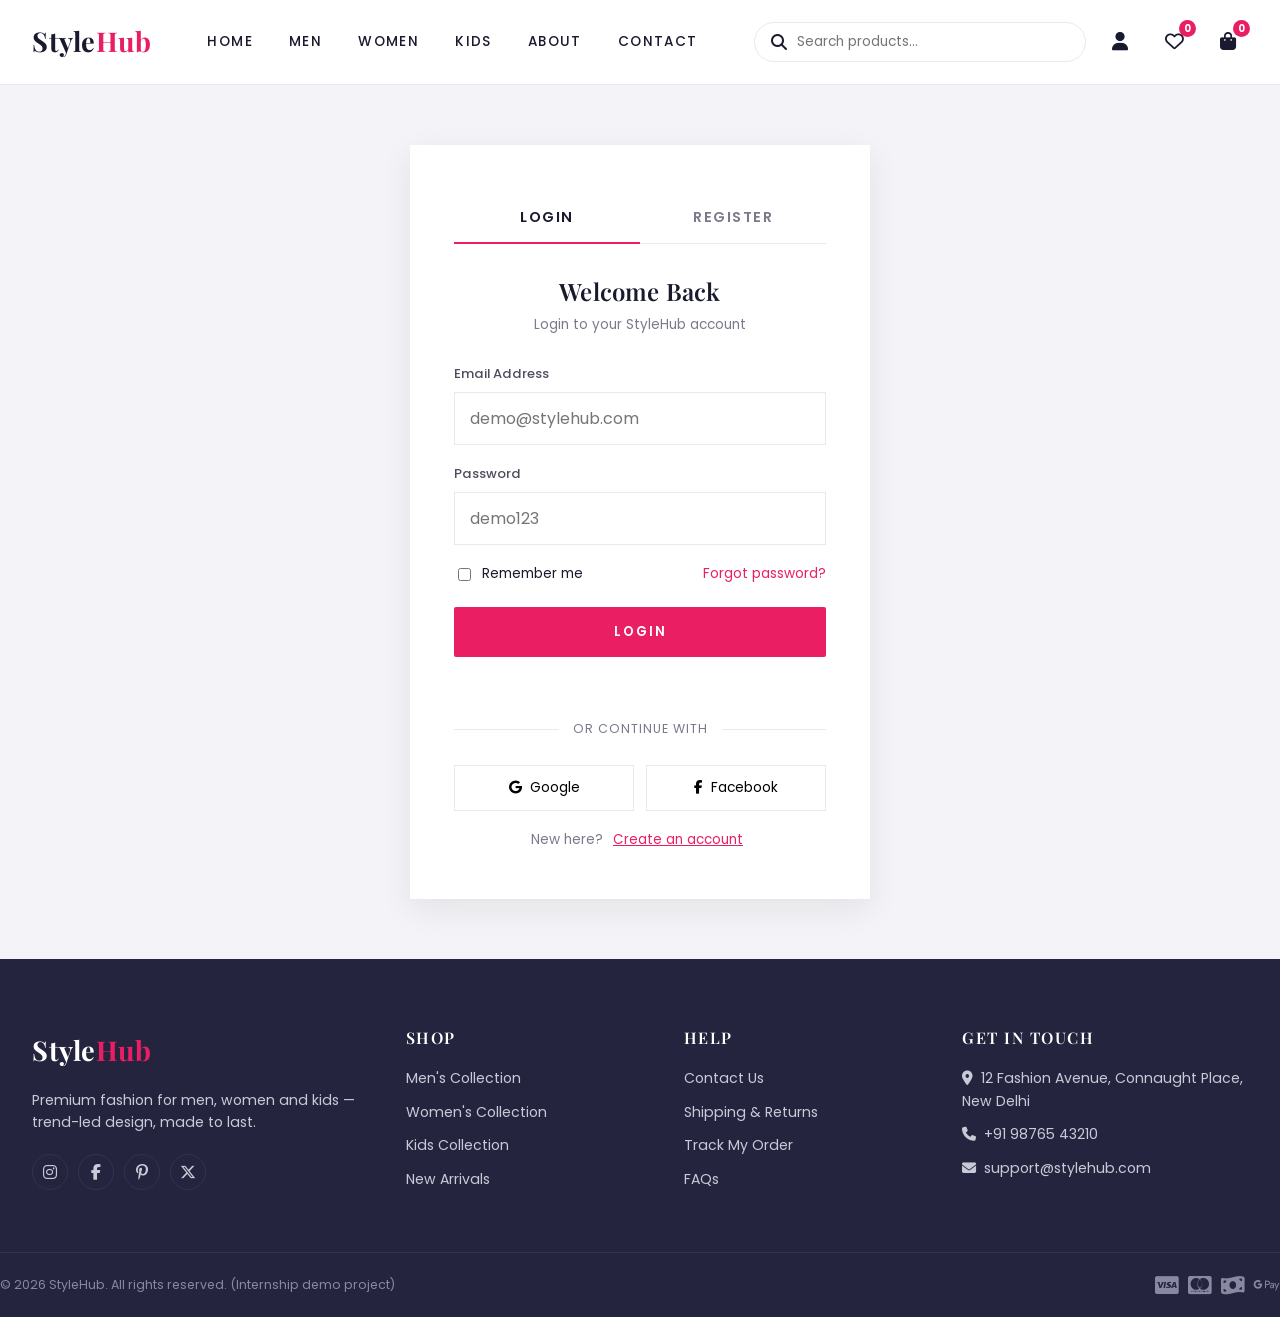
<file: account.html>
<!DOCTYPE html>
<html lang="en">
<head>
<meta charset="UTF-8">
<meta name="viewport" content="width=device-width, initial-scale=1.0">
<title>My Account — StyleHub</title>
<meta name="description" content="Manage your StyleHub profile, order history, saved addresses, wishlist and size preferences.">
<link rel="stylesheet" href="https://cdnjs.cloudflare.com/ajax/libs/font-awesome/6.5.1/css/all.min.css">
<link rel="stylesheet" href="style.css">
</head>
<body>

<div class="topbar">
  <div class="container">
    <span><i class="fa-solid fa-truck-fast"></i>&nbsp; Free shipping on orders above ₹2,999</span>
    <span><a href="contact.html">Store Locator</a>&nbsp;|&nbsp;<a href="contact.html">Help Center</a></span>
  </div>
</div>

<header class="site-header">
  <div class="container">
    <a href="index.html" class="logo">Style<span>Hub</span></a>
    <nav class="main-nav" id="mainNav">
      <a href="index.html">Home</a>
      <a href="products.html?gender=men">Men</a>
      <a href="products.html?gender=women">Women</a>
      <a href="products.html?gender=kids">Kids</a>
      <a href="about.html">About</a>
      <a href="contact.html">Contact</a>
    </nav>
    <div class="header-actions">
      <form class="search-box" id="searchForm">
        <i class="fa-solid fa-magnifying-glass"></i>
        <input type="text" id="searchInput" placeholder="Search products...">
      </form>
      <a href="login.html" class="icon-btn active" id="accountLink" title="Account"><i class="fa-solid fa-user"></i></a>
      <a href="account.html#wishlist" class="icon-btn" title="Wishlist"><i class="fa-regular fa-heart"></i><span class="badge wishlist-count">0</span></a>
      <a href="cart.html" class="icon-btn" title="Cart"><i class="fa-solid fa-bag-shopping"></i><span class="badge cart-count">0</span></a>
      <button class="nav-toggle" id="navToggle"><i class="fa-solid fa-bars"></i></button>
    </div>
  </div>
</header>

<div class="page-banner">
  <div class="container">
    <h1>My Account</h1>
    <nav class="breadcrumb"><a href="index.html">Home</a> <span class="sep">/</span> My Account</nav>
  </div>
</div>

<section class="section">
  <div class="container account-layout">

    <aside class="account-side">
      <div class="account-user">
        <div class="account-avatar" id="acctInitial">S</div>
        <div>
          <strong id="acctName">Guest</strong>
          <span id="acctEmail">guest@stylehub.com</span>
        </div>
      </div>
      <ul class="account-menu">
        <li><button class="active" data-panel="profile"><i class="fa-regular fa-user"></i> Profile</button></li>
        <li><button data-panel="orders"><i class="fa-solid fa-box"></i> Order History</button></li>
        <li><button data-panel="addresses"><i class="fa-solid fa-location-dot"></i> Saved Addresses</button></li>
        <li><button data-panel="wishlist"><i class="fa-regular fa-heart"></i> Wishlist</button></li>
        <li><button data-panel="preferences"><i class="fa-solid fa-ruler"></i> Size Preferences</button></li>
        <li><button class="logout"><i class="fa-solid fa-right-from-bracket"></i> Logout</button></li>
      </ul>
    </aside>

    <div>
      <!-- PROFILE -->
      <div class="account-panel active" id="panel-profile">
        <div class="panel-head"><h2>My Profile</h2></div>
        <form class="form-card" id="profileForm">
          <div class="form-grid">
            <div class="form-field"><label>Full Name</label><input type="text" id="profileName" required></div>
            <div class="form-field"><label>Email Address</label><input type="email" id="profileEmail" disabled></div>
            <div class="form-field"><label>Phone Number</label><input type="tel" id="profilePhone" placeholder="+91 98765 43210"></div>
          </div>
          <button type="submit" class="btn btn-primary">Save Changes</button>
        </form>
      </div>

      <!-- ORDERS -->
      <div class="account-panel" id="panel-orders">
        <div class="panel-head"><h2>Order History</h2></div>
        <div id="ordersList"></div>
      </div>

      <!-- ADDRESSES -->
      <div class="account-panel" id="panel-addresses">
        <div class="panel-head"><h2>Saved Addresses</h2></div>
        <div class="addr-grid" id="addressGrid" style="margin-bottom:30px;"></div>
        <form class="form-card" id="newAddressForm">
          <h3 style="margin-bottom:18px;font-size:1rem;"><i class="fa-solid fa-plus"></i>&nbsp; Add New Address</h3>
          <div class="form-grid">
            <div class="form-field"><label>Label (e.g. Home, Office)</label><input type="text" id="addrLabel" required></div>
            <div class="form-field"><label>Phone Number</label><input type="tel" id="addrPhone" required></div>
            <div class="form-field full"><label>Address Line</label><input type="text" id="addrLine" required></div>
            <div class="form-field"><label>City</label><input type="text" id="addrCity" required></div>
            <div class="form-field"><label>State</label><input type="text" id="addrState" required></div>
            <div class="form-field"><label>Pincode</label><input type="text" id="addrPin" required></div>
          </div>
          <button type="submit" class="btn btn-dark">Add Address</button>
        </form>
      </div>

      <!-- WISHLIST -->
      <div class="account-panel" id="panel-wishlist">
        <div class="panel-head"><h2>My Wishlist</h2></div>
        <div class="product-grid wishlist-grid" id="wishlistGrid"></div>
      </div>

      <!-- SIZE PREFERENCES -->
      <div class="account-panel" id="panel-preferences">
        <div class="panel-head"><h2>Size Preferences</h2></div>
        <form class="form-card" id="prefsForm">
          <div class="form-grid">
            <div class="form-field">
              <label>Top Size</label>
              <select id="prefTop"><option>XS</option><option>S</option><option>M</option><option>L</option><option>XL</option><option>XXL</option></select>
            </div>
            <div class="form-field">
              <label>Bottom Size</label>
              <select id="prefBottom"><option>XS</option><option>S</option><option>M</option><option>L</option><option>XL</option><option>XXL</option></select>
            </div>
            <div class="form-field">
              <label>Shoe Size (UK)</label>
              <select id="prefShoe"><option>5</option><option>6</option><option>7</option><option>8</option><option>9</option><option>10</option><option>11</option></select>
            </div>
          </div>
          <div class="form-field">
            <label>Preferred Fit</label>
            <div class="pref-grid">
              <label class="check-row"><input type="radio" name="prefFit" value="Slim"> Slim</label>
              <label class="check-row"><input type="radio" name="prefFit" value="Regular"> Regular</label>
              <label class="check-row"><input type="radio" name="prefFit" value="Relaxed"> Relaxed</label>
            </div>
          </div>
          <button type="submit" class="btn btn-primary">Save Preferences</button>
        </form>
      </div>
    </div>

  </div>
</section>

<footer class="site-footer">
  <div class="container footer-grid">
    <div class="footer-about">
      <a href="index.html" class="logo" style="color:#fff;">Style<span>Hub</span></a>
      <p>Premium fashion for men, women and kids — trend-led design, made to last.</p>
      <div class="social-row">
        <a href="#"><i class="fa-brands fa-instagram"></i></a>
        <a href="#"><i class="fa-brands fa-facebook-f"></i></a>
        <a href="#"><i class="fa-brands fa-pinterest-p"></i></a>
        <a href="#"><i class="fa-brands fa-x-twitter"></i></a>
      </div>
    </div>
    <div>
      <h4>Shop</h4>
      <ul>
        <li><a href="products.html?gender=men">Men's Collection</a></li>
        <li><a href="products.html?gender=women">Women's Collection</a></li>
        <li><a href="products.html?gender=kids">Kids Collection</a></li>
        <li><a href="products.html">New Arrivals</a></li>
      </ul>
    </div>
    <div>
      <h4>Help</h4>
      <ul>
        <li><a href="contact.html">Contact Us</a></li>
        <li><a href="contact.html#faq">Shipping &amp; Returns</a></li>
        <li><a href="account.html">Track My Order</a></li>
        <li><a href="contact.html#faq">FAQs</a></li>
      </ul>
    </div>
    <div>
      <h4>Get in Touch</h4>
      <ul>
        <li><i class="fa-solid fa-location-dot"></i>&nbsp; 12 Fashion Avenue, Connaught Place, New Delhi</li>
        <li><i class="fa-solid fa-phone"></i>&nbsp; +91 98765 43210</li>
        <li><i class="fa-solid fa-envelope"></i>&nbsp; support@stylehub.com</li>
      </ul>
    </div>
  </div>
  <div class="container footer-bottom">
    <span>© <span class="current-year"></span> StyleHub. All rights reserved. (Internship demo project)</span>
    <div class="pay-icons">
      <i class="fa-brands fa-cc-visa"></i><i class="fa-brands fa-cc-mastercard"></i><i class="fa-solid fa-money-bill-wave"></i><i class="fa-brands fa-google-pay"></i>
    </div>
  </div>
</footer>

<script src="script.js"></script>
</body>
</html>
</file>
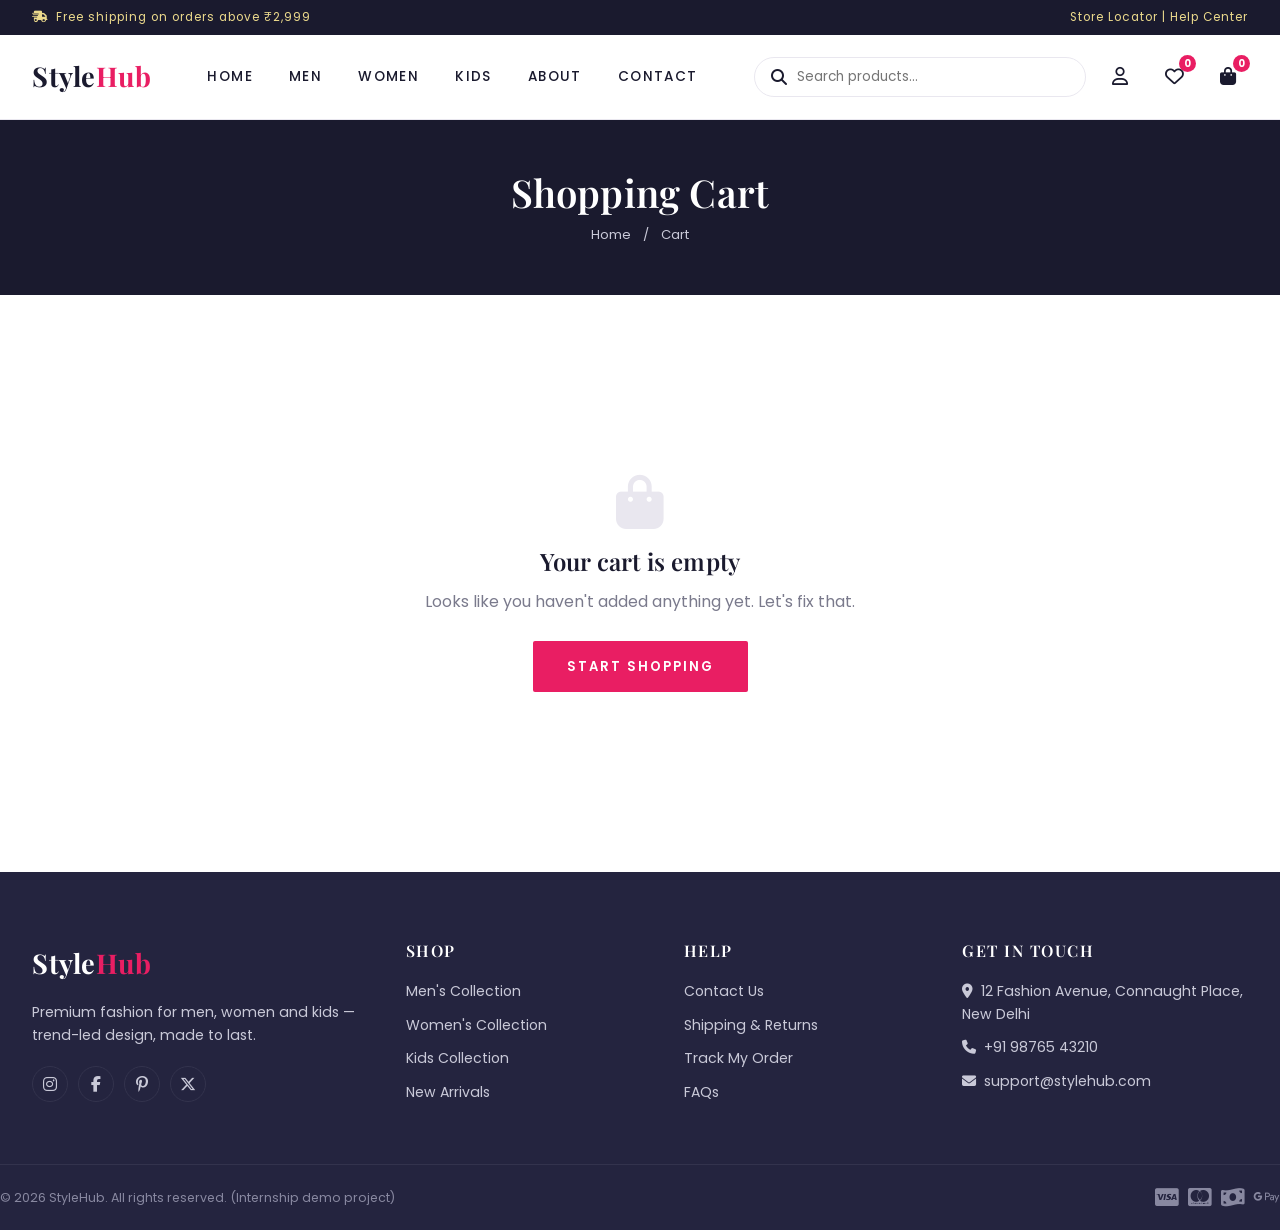
<file: cart.html>
<!DOCTYPE html>
<html lang="en">
<head>
<meta charset="UTF-8">
<meta name="viewport" content="width=device-width, initial-scale=1.0">
<title>Shopping Cart — StyleHub</title>
<meta name="description" content="Review your selected items, adjust quantities and see your order total on StyleHub.">
<link rel="stylesheet" href="https://cdnjs.cloudflare.com/ajax/libs/font-awesome/6.5.1/css/all.min.css">
<link rel="stylesheet" href="style.css">
</head>
<body>

<div class="topbar">
  <div class="container">
    <span><i class="fa-solid fa-truck-fast"></i>&nbsp; Free shipping on orders above ₹2,999</span>
    <span><a href="contact.html">Store Locator</a>&nbsp;|&nbsp;<a href="contact.html">Help Center</a></span>
  </div>
</div>

<header class="site-header">
  <div class="container">
    <a href="index.html" class="logo">Style<span>Hub</span></a>
    <nav class="main-nav" id="mainNav">
      <a href="index.html">Home</a>
      <a href="products.html?gender=men">Men</a>
      <a href="products.html?gender=women">Women</a>
      <a href="products.html?gender=kids">Kids</a>
      <a href="about.html">About</a>
      <a href="contact.html">Contact</a>
    </nav>
    <div class="header-actions">
      <form class="search-box" id="searchForm">
        <i class="fa-solid fa-magnifying-glass"></i>
        <input type="text" id="searchInput" placeholder="Search products...">
      </form>
      <a href="login.html" class="icon-btn" id="accountLink" title="Account"><i class="fa-regular fa-user"></i></a>
      <a href="account.html#wishlist" class="icon-btn" title="Wishlist"><i class="fa-regular fa-heart"></i><span class="badge wishlist-count">0</span></a>
      <a href="cart.html" class="icon-btn" title="Cart"><i class="fa-solid fa-bag-shopping"></i><span class="badge cart-count">0</span></a>
      <button class="nav-toggle" id="navToggle"><i class="fa-solid fa-bars"></i></button>
    </div>
  </div>
</header>

<div class="page-banner">
  <div class="container">
    <h1>Shopping Cart</h1>
    <nav class="breadcrumb"><a href="index.html">Home</a> <span class="sep">/</span> Cart</nav>
  </div>
</div>

<section class="section">
  <div class="container">

    <div id="cartEmpty" class="cart-empty" style="display:none;">
      <i class="fa-solid fa-bag-shopping"></i>
      <h2>Your cart is empty</h2>
      <p style="color:var(--gray);margin:14px 0 26px;">Looks like you haven't added anything yet. Let's fix that.</p>
      <a href="products.html" class="btn btn-primary">Start Shopping</a>
    </div>

    <div id="cartHasItems" class="cart-layout">
      <div>
        <table class="cart-table">
          <thead>
            <tr>
              <th>Product</th>
              <th>Price</th>
              <th>Quantity</th>
              <th>Subtotal</th>
            </tr>
          </thead>
          <tbody id="cartTableBody"></tbody>
        </table>
        <a href="products.html" class="btn btn-outline" style="margin-top:30px;"><i class="fa-solid fa-arrow-left"></i>&nbsp; Continue Shopping</a>
      </div>

      <aside class="summary-box">
        <h3>Order Summary</h3>
        <div class="summary-row"><span>Subtotal</span><span id="sumSubtotal">₹0</span></div>
        <div class="summary-row"><span>Shipping</span><span id="sumShipping">Free</span></div>
        <div class="summary-row" id="sumDiscountRow" style="display:none;"><span>Discount</span><span id="sumDiscount">-₹0</span></div>
        <div class="summary-row total"><span>Total</span><span id="sumTotal">₹0</span></div>

        <div class="coupon-row">
          <input type="text" id="couponInput" placeholder="Enter coupon code">
          <button type="button" id="applyCouponBtn" class="btn btn-dark btn-sm">Apply</button>
        </div>
        <div class="coupon-msg" id="couponMsg"></div>

        <a href="checkout.html" class="btn btn-primary btn-block" id="checkoutBtn">Proceed to Checkout</a>
      </aside>
    </div>

  </div>
</section>

<footer class="site-footer">
  <div class="container footer-grid">
    <div class="footer-about">
      <a href="index.html" class="logo" style="color:#fff;">Style<span>Hub</span></a>
      <p>Premium fashion for men, women and kids — trend-led design, made to last.</p>
      <div class="social-row">
        <a href="#"><i class="fa-brands fa-instagram"></i></a>
        <a href="#"><i class="fa-brands fa-facebook-f"></i></a>
        <a href="#"><i class="fa-brands fa-pinterest-p"></i></a>
        <a href="#"><i class="fa-brands fa-x-twitter"></i></a>
      </div>
    </div>
    <div>
      <h4>Shop</h4>
      <ul>
        <li><a href="products.html?gender=men">Men's Collection</a></li>
        <li><a href="products.html?gender=women">Women's Collection</a></li>
        <li><a href="products.html?gender=kids">Kids Collection</a></li>
        <li><a href="products.html">New Arrivals</a></li>
      </ul>
    </div>
    <div>
      <h4>Help</h4>
      <ul>
        <li><a href="contact.html">Contact Us</a></li>
        <li><a href="contact.html#faq">Shipping &amp; Returns</a></li>
        <li><a href="account.html">Track My Order</a></li>
        <li><a href="contact.html#faq">FAQs</a></li>
      </ul>
    </div>
    <div>
      <h4>Get in Touch</h4>
      <ul>
        <li><i class="fa-solid fa-location-dot"></i>&nbsp; 12 Fashion Avenue, Connaught Place, New Delhi</li>
        <li><i class="fa-solid fa-phone"></i>&nbsp; +91 98765 43210</li>
        <li><i class="fa-solid fa-envelope"></i>&nbsp; support@stylehub.com</li>
      </ul>
    </div>
  </div>
  <div class="container footer-bottom">
    <span>© <span class="current-year"></span> StyleHub. All rights reserved. (Internship demo project)</span>
    <div class="pay-icons">
      <i class="fa-brands fa-cc-visa"></i><i class="fa-brands fa-cc-mastercard"></i><i class="fa-solid fa-money-bill-wave"></i><i class="fa-brands fa-google-pay"></i>
    </div>
  </div>
</footer>

<script src="script.js"></script>
</body>
</html>
</file>
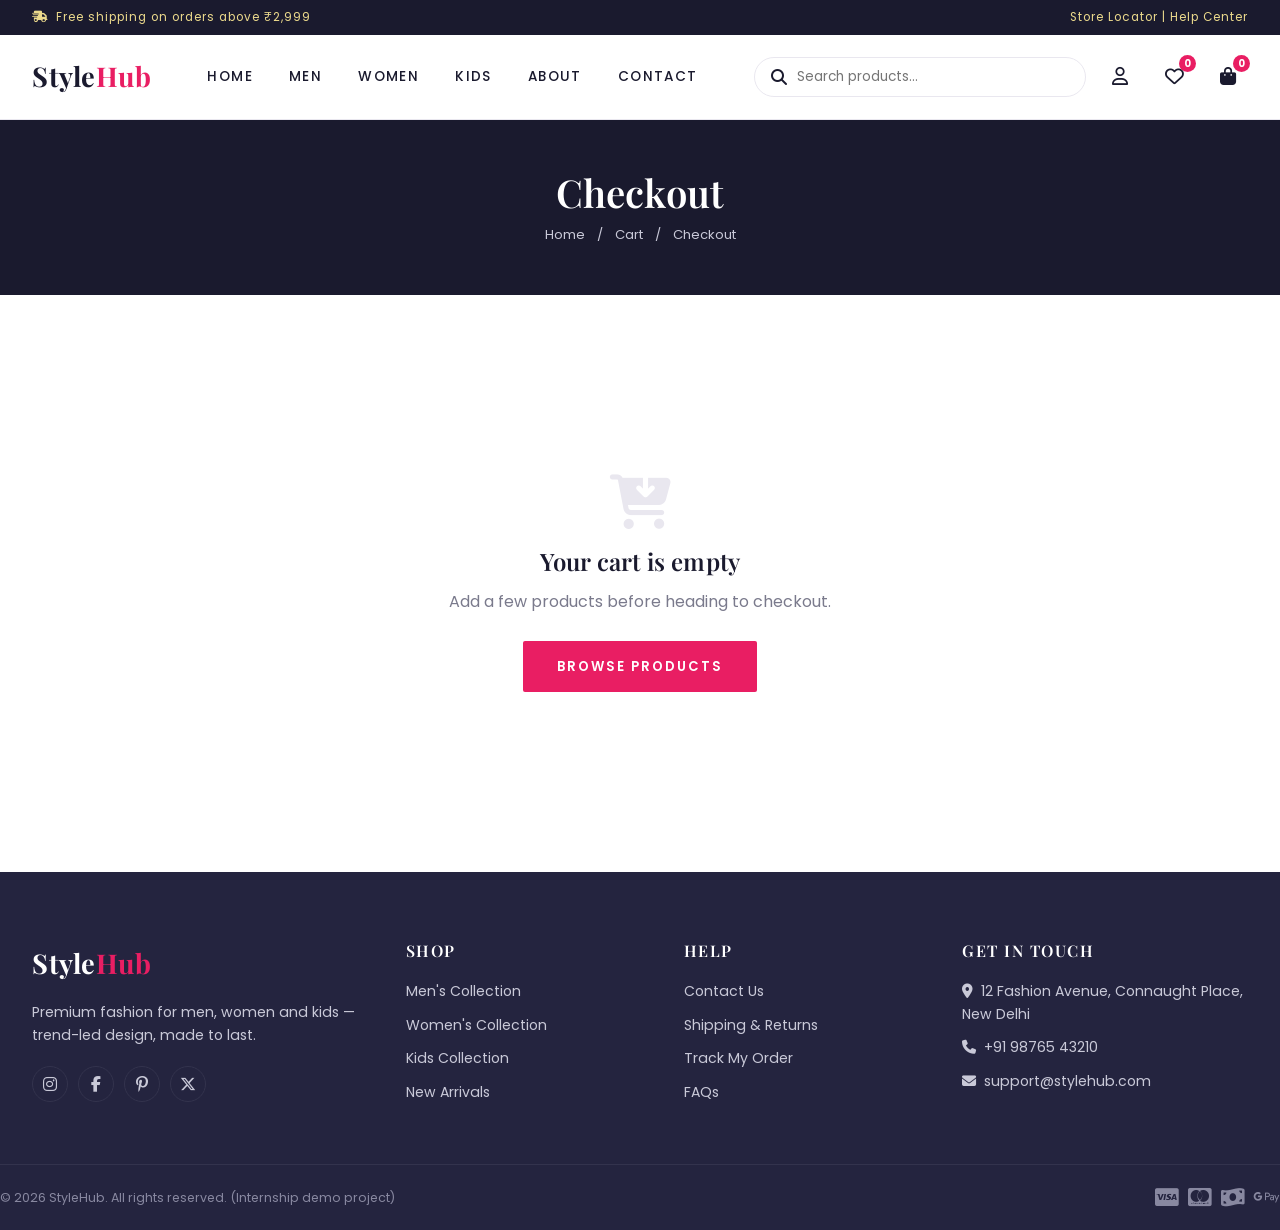
<file: checkout.html>
<!DOCTYPE html>
<html lang="en">
<head>
<meta charset="UTF-8">
<meta name="viewport" content="width=device-width, initial-scale=1.0">
<title>Checkout — StyleHub</title>
<meta name="description" content="Enter your shipping address, choose a payment method and place your order on StyleHub.">
<link rel="stylesheet" href="https://cdnjs.cloudflare.com/ajax/libs/font-awesome/6.5.1/css/all.min.css">
<link rel="stylesheet" href="style.css">
</head>
<body>

<div class="topbar">
  <div class="container">
    <span><i class="fa-solid fa-truck-fast"></i>&nbsp; Free shipping on orders above ₹2,999</span>
    <span><a href="contact.html">Store Locator</a>&nbsp;|&nbsp;<a href="contact.html">Help Center</a></span>
  </div>
</div>

<header class="site-header">
  <div class="container">
    <a href="index.html" class="logo">Style<span>Hub</span></a>
    <nav class="main-nav" id="mainNav">
      <a href="index.html">Home</a>
      <a href="products.html?gender=men">Men</a>
      <a href="products.html?gender=women">Women</a>
      <a href="products.html?gender=kids">Kids</a>
      <a href="about.html">About</a>
      <a href="contact.html">Contact</a>
    </nav>
    <div class="header-actions">
      <form class="search-box" id="searchForm">
        <i class="fa-solid fa-magnifying-glass"></i>
        <input type="text" id="searchInput" placeholder="Search products...">
      </form>
      <a href="login.html" class="icon-btn" id="accountLink" title="Account"><i class="fa-regular fa-user"></i></a>
      <a href="account.html#wishlist" class="icon-btn" title="Wishlist"><i class="fa-regular fa-heart"></i><span class="badge wishlist-count">0</span></a>
      <a href="cart.html" class="icon-btn" title="Cart"><i class="fa-solid fa-bag-shopping"></i><span class="badge cart-count">0</span></a>
      <button class="nav-toggle" id="navToggle"><i class="fa-solid fa-bars"></i></button>
    </div>
  </div>
</header>

<div class="page-banner">
  <div class="container">
    <h1>Checkout</h1>
    <nav class="breadcrumb"><a href="index.html">Home</a> <span class="sep">/</span> <a href="cart.html">Cart</a> <span class="sep">/</span> Checkout</nav>
  </div>
</div>

<section class="section">
  <div class="container">

    <div id="checkoutEmpty" style="display:none;" class="cart-empty">
      <i class="fa-solid fa-cart-arrow-down"></i>
      <h2>Your cart is empty</h2>
      <p style="color:var(--gray);margin:14px 0 26px;">Add a few products before heading to checkout.</p>
      <a href="products.html" class="btn btn-primary">Browse Products</a>
    </div>

    <div id="checkoutFormSection">
      <div class="checkout-steps">
        <div>1. Cart</div>
        <div class="active">2. Shipping &amp; Payment</div>
        <div>3. Confirmation</div>
      </div>

      <form id="checkoutForm" class="checkout-layout" novalidate>
        <div>
          <div class="form-card">
            <h3><span class="num">1</span> Shipping Address</h3>
            <div class="form-grid">
              <div class="form-field">
                <label>Full Name *</label>
                <input type="text" id="shipName" required>
                <span class="error-msg">Please enter your full name.</span>
              </div>
              <div class="form-field">
                <label>Phone Number *</label>
                <input type="tel" id="shipPhone" required>
                <span class="error-msg">Please enter a valid phone number.</span>
              </div>
              <div class="form-field full">
                <label>Email Address *</label>
                <input type="email" id="shipEmail" required>
                <span class="error-msg">Please enter a valid email address.</span>
              </div>
              <div class="form-field full">
                <label>Address Line *</label>
                <input type="text" id="shipAddress" placeholder="House no., street, area" required>
                <span class="error-msg">Please enter your address.</span>
              </div>
              <div class="form-field">
                <label>City *</label>
                <input type="text" id="shipCity" required>
                <span class="error-msg">Please enter your city.</span>
              </div>
              <div class="form-field">
                <label>State *</label>
                <input type="text" id="shipState" required>
                <span class="error-msg">Please enter your state.</span>
              </div>
              <div class="form-field">
                <label>Pincode *</label>
                <input type="text" id="shipPincode" required>
                <span class="error-msg">Please enter a valid pincode.</span>
              </div>
              <div class="form-field">
                <label>Country *</label>
                <select id="shipCountry" required>
                  <option value="India">India</option>
                  <option value="United States">United States</option>
                  <option value="United Kingdom">United Kingdom</option>
                  <option value="United Arab Emirates">United Arab Emirates</option>
                </select>
              </div>
            </div>
          </div>

          <div class="form-card">
            <h3><span class="num">2</span> Payment Method</h3>
            <div class="pay-methods">
              <label class="pay-method active">
                <input type="radio" name="payment" value="card" checked>
                <div><div class="pm-name">Credit / Debit Card</div><div class="pm-desc">Visa, Mastercard &amp; RuPay accepted</div></div>
              </label>
              <label class="pay-method">
                <input type="radio" name="payment" value="upi">
                <div><div class="pm-name">UPI</div><div class="pm-desc">Pay using Google Pay, PhonePe or any UPI app</div></div>
              </label>
              <label class="pay-method">
                <input type="radio" name="payment" value="cod">
                <div><div class="pm-name">Cash on Delivery</div><div class="pm-desc">Pay in cash when your order arrives</div></div>
              </label>
            </div>
            <div class="card-fields show" id="cardFields">
              <div class="form-field full"><label>Name on Card</label><input type="text" placeholder="As shown on card"></div>
              <div class="form-field full"><label>Card Number</label><input type="text" placeholder="1234 5678 9012 3456"></div>
              <div class="form-field"><label>Expiry Date</label><input type="text" placeholder="MM/YY"></div>
              <div class="form-field"><label>CVV</label><input type="text" placeholder="123"></div>
            </div>
          </div>
        </div>

        <aside class="summary-box">
          <h3>Order Summary</h3>
          <div id="checkoutOrderLines"></div>
          <div class="coupon-row">
            <input type="text" id="coCouponInput" placeholder="Coupon code">
            <button type="button" id="coApplyCouponBtn" class="btn btn-dark btn-sm">Apply</button>
          </div>
          <div class="coupon-msg" id="coCouponMsg"></div>
          <div class="summary-row"><span>Subtotal</span><span id="coSubtotal">₹0</span></div>
          <div class="summary-row"><span>Shipping</span><span id="coShipping">Free</span></div>
          <div class="summary-row" id="coDiscountRow" style="display:none;"><span>Discount</span><span id="coDiscount">-₹0</span></div>
          <div class="summary-row total"><span>Total</span><span id="coTotal">₹0</span></div>
          <button type="submit" class="btn btn-primary btn-block">Place Order</button>
        </aside>
      </form>
    </div>

    <div id="orderConfirmation" class="confirm-box" style="display:none;">
      <div class="icon-circle"><i class="fa-solid fa-check"></i></div>
      <h2>Order Confirmed!</h2>
      <p>Thank you for shopping with StyleHub. A confirmation has been sent to your email.<br>Estimated delivery: <strong id="confirmEta"></strong></p>
      <div class="order-id-box">Order ID: <strong id="confirmOrderId"></strong></div>
      <div class="hero-cta" style="justify-content:center;">
        <a href="account.html#orders" class="btn btn-dark">View Order</a>
        <a href="products.html" class="btn btn-outline">Continue Shopping</a>
      </div>
    </div>

  </div>
</section>

<footer class="site-footer">
  <div class="container footer-grid">
    <div class="footer-about">
      <a href="index.html" class="logo" style="color:#fff;">Style<span>Hub</span></a>
      <p>Premium fashion for men, women and kids — trend-led design, made to last.</p>
      <div class="social-row">
        <a href="#"><i class="fa-brands fa-instagram"></i></a>
        <a href="#"><i class="fa-brands fa-facebook-f"></i></a>
        <a href="#"><i class="fa-brands fa-pinterest-p"></i></a>
        <a href="#"><i class="fa-brands fa-x-twitter"></i></a>
      </div>
    </div>
    <div>
      <h4>Shop</h4>
      <ul>
        <li><a href="products.html?gender=men">Men's Collection</a></li>
        <li><a href="products.html?gender=women">Women's Collection</a></li>
        <li><a href="products.html?gender=kids">Kids Collection</a></li>
        <li><a href="products.html">New Arrivals</a></li>
      </ul>
    </div>
    <div>
      <h4>Help</h4>
      <ul>
        <li><a href="contact.html">Contact Us</a></li>
        <li><a href="contact.html#faq">Shipping &amp; Returns</a></li>
        <li><a href="account.html">Track My Order</a></li>
        <li><a href="contact.html#faq">FAQs</a></li>
      </ul>
    </div>
    <div>
      <h4>Get in Touch</h4>
      <ul>
        <li><i class="fa-solid fa-location-dot"></i>&nbsp; 12 Fashion Avenue, Connaught Place, New Delhi</li>
        <li><i class="fa-solid fa-phone"></i>&nbsp; +91 98765 43210</li>
        <li><i class="fa-solid fa-envelope"></i>&nbsp; support@stylehub.com</li>
      </ul>
    </div>
  </div>
  <div class="container footer-bottom">
    <span>© <span class="current-year"></span> StyleHub. All rights reserved. (Internship demo project)</span>
    <div class="pay-icons">
      <i class="fa-brands fa-cc-visa"></i><i class="fa-brands fa-cc-mastercard"></i><i class="fa-solid fa-money-bill-wave"></i><i class="fa-brands fa-google-pay"></i>
    </div>
  </div>
</footer>

<script src="script.js"></script>
</body>
</html>
</file>
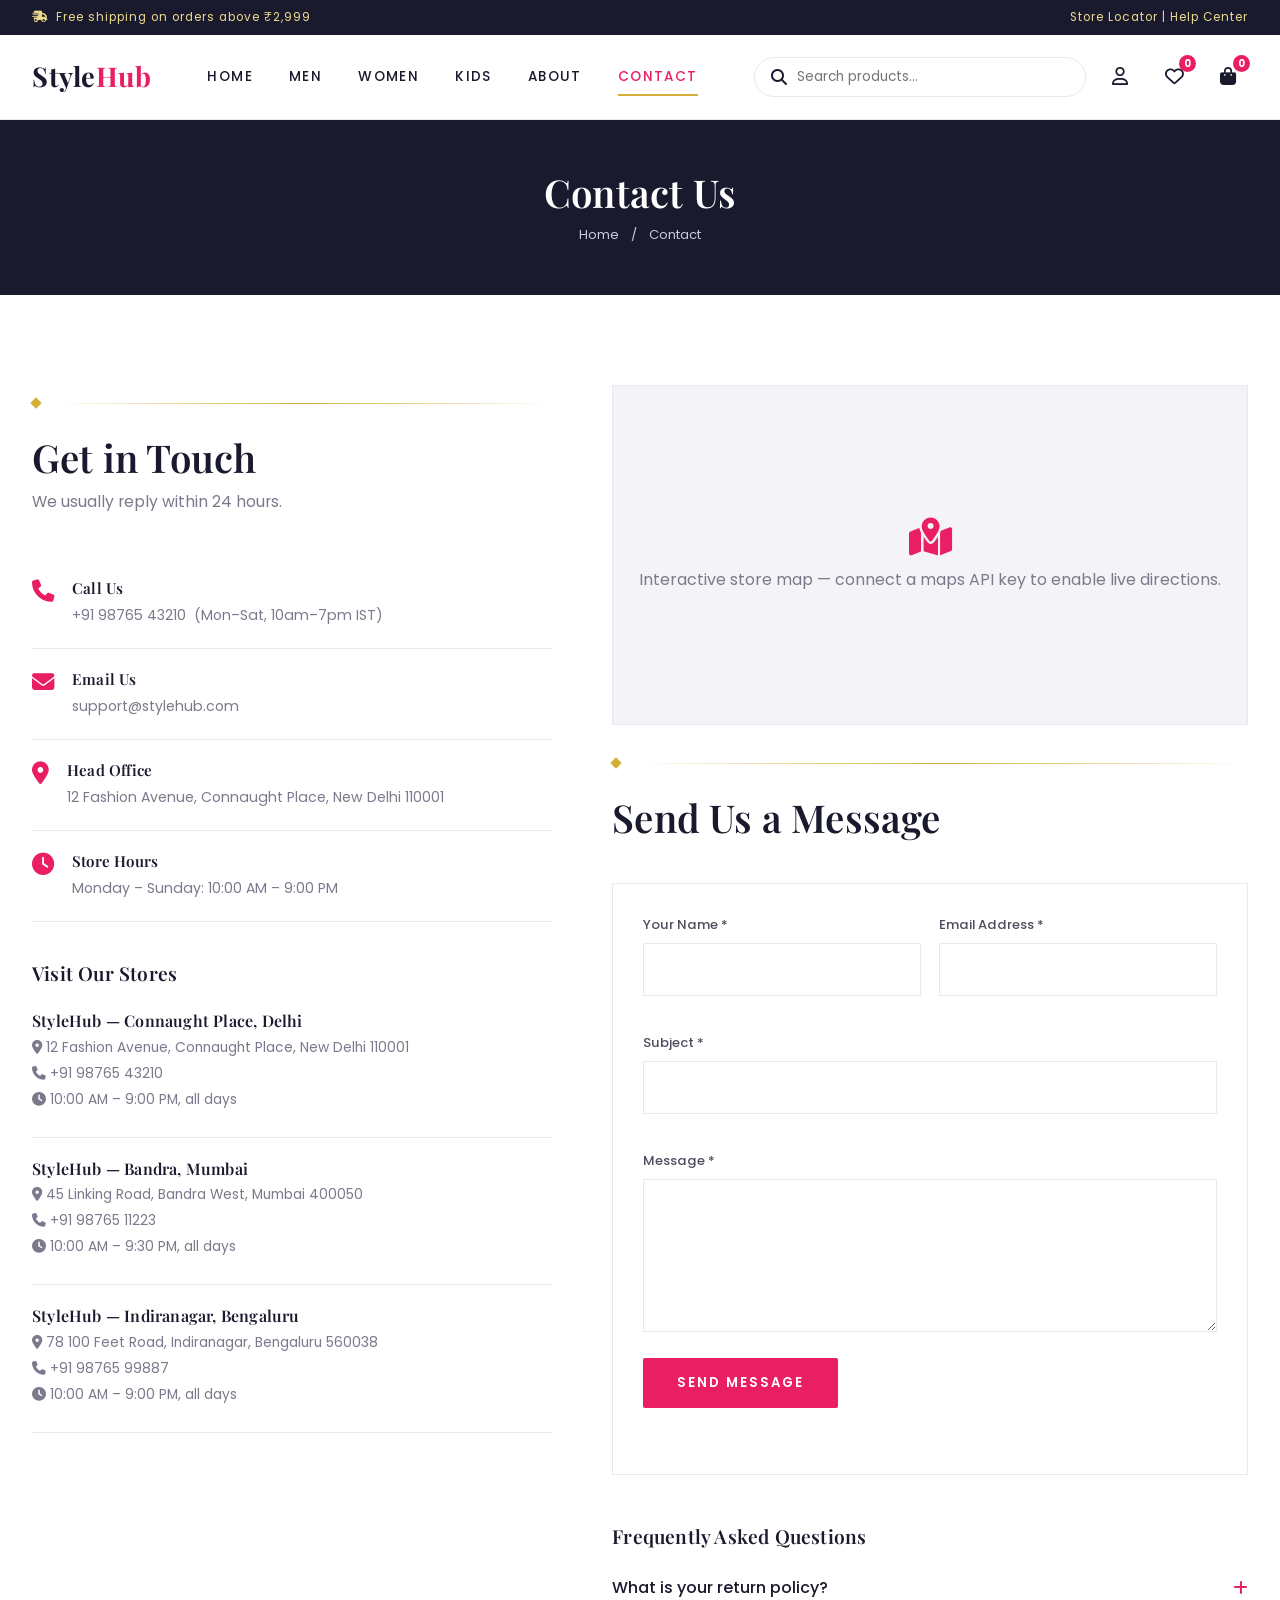
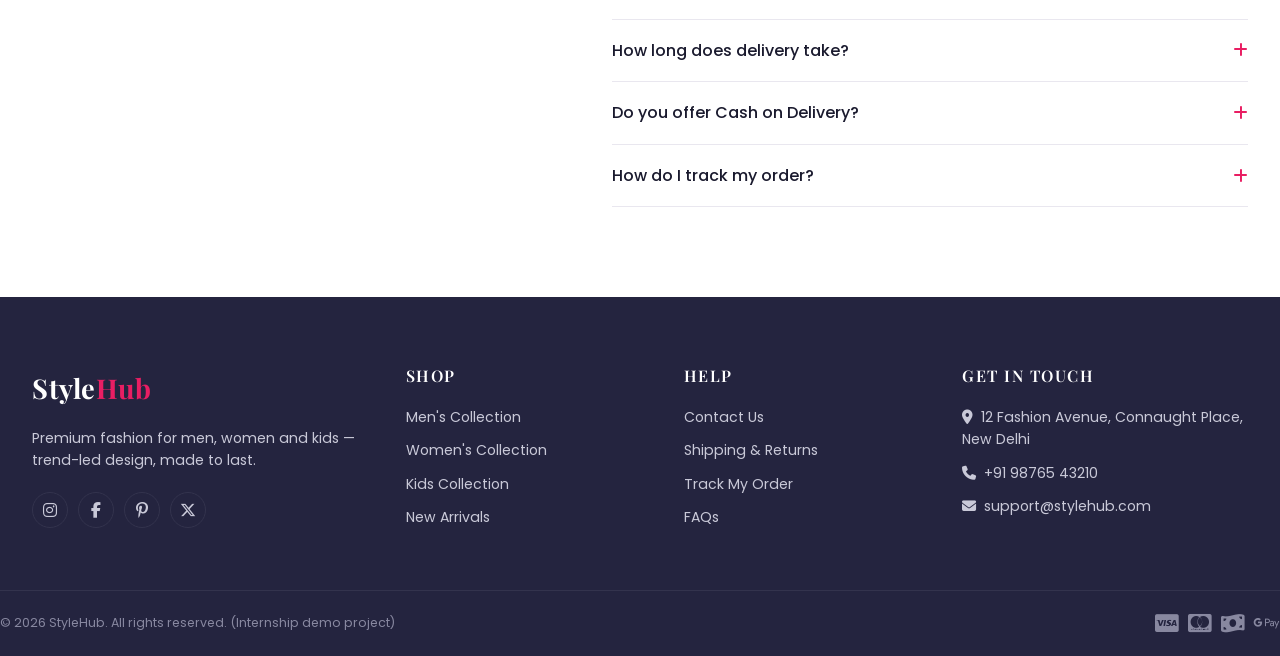
<file: contact.html>
<!DOCTYPE html>
<html lang="en">
<head>
<meta charset="UTF-8">
<meta name="viewport" content="width=device-width, initial-scale=1.0">
<title>Contact Us — StyleHub</title>
<meta name="description" content="Get in touch with StyleHub — find store locations, hours, phone numbers or send us a message.">
<link rel="stylesheet" href="https://cdnjs.cloudflare.com/ajax/libs/font-awesome/6.5.1/css/all.min.css">
<link rel="stylesheet" href="style.css">
</head>
<body>

<div class="topbar">
  <div class="container">
    <span><i class="fa-solid fa-truck-fast"></i>&nbsp; Free shipping on orders above ₹2,999</span>
    <span><a href="contact.html">Store Locator</a>&nbsp;|&nbsp;<a href="contact.html">Help Center</a></span>
  </div>
</div>

<header class="site-header">
  <div class="container">
    <a href="index.html" class="logo">Style<span>Hub</span></a>
    <nav class="main-nav" id="mainNav">
      <a href="index.html">Home</a>
      <a href="products.html?gender=men">Men</a>
      <a href="products.html?gender=women">Women</a>
      <a href="products.html?gender=kids">Kids</a>
      <a href="about.html">About</a>
      <a href="contact.html" class="active">Contact</a>
    </nav>
    <div class="header-actions">
      <form class="search-box" id="searchForm">
        <i class="fa-solid fa-magnifying-glass"></i>
        <input type="text" id="searchInput" placeholder="Search products...">
      </form>
      <a href="login.html" class="icon-btn" id="accountLink" title="Account"><i class="fa-regular fa-user"></i></a>
      <a href="account.html#wishlist" class="icon-btn" title="Wishlist"><i class="fa-regular fa-heart"></i><span class="badge wishlist-count">0</span></a>
      <a href="cart.html" class="icon-btn" title="Cart"><i class="fa-solid fa-bag-shopping"></i><span class="badge cart-count">0</span></a>
      <button class="nav-toggle" id="navToggle"><i class="fa-solid fa-bars"></i></button>
    </div>
  </div>
</header>

<div class="page-banner">
  <div class="container">
    <h1>Contact Us</h1>
    <nav class="breadcrumb"><a href="index.html">Home</a> <span class="sep">/</span> Contact</nav>
  </div>
</div>

<section class="section">
  <div class="container contact-layout">

    <div>
      <div class="section-head left">
        <div class="divider left"><span></span></div>
        <h2 class="section-title">Get in Touch</h2>
        <p class="section-sub">We usually reply within 24 hours.</p>
      </div>

      <div class="contact-info-card">
        <i class="fa-solid fa-phone"></i>
        <div><h4>Call Us</h4><p>+91 98765 43210 &nbsp;(Mon–Sat, 10am–7pm IST)</p></div>
      </div>
      <div class="contact-info-card">
        <i class="fa-solid fa-envelope"></i>
        <div><h4>Email Us</h4><p>support@stylehub.com</p></div>
      </div>
      <div class="contact-info-card">
        <i class="fa-solid fa-location-dot"></i>
        <div><h4>Head Office</h4><p>12 Fashion Avenue, Connaught Place, New Delhi 110001</p></div>
      </div>
      <div class="contact-info-card">
        <i class="fa-solid fa-clock"></i>
        <div><h4>Store Hours</h4><p>Monday – Sunday: 10:00 AM – 9:00 PM</p></div>
      </div>

      <h3 style="margin:40px 0 6px;font-size:1.2rem;">Visit Our Stores</h3>
      <div class="store-list">
        <div class="store-card">
          <h4>StyleHub — Connaught Place, Delhi</h4>
          <p><i class="fa-solid fa-location-dot"></i> 12 Fashion Avenue, Connaught Place, New Delhi 110001</p>
          <p><i class="fa-solid fa-phone"></i> +91 98765 43210</p>
          <p><i class="fa-solid fa-clock"></i> 10:00 AM – 9:00 PM, all days</p>
        </div>
        <div class="store-card">
          <h4>StyleHub — Bandra, Mumbai</h4>
          <p><i class="fa-solid fa-location-dot"></i> 45 Linking Road, Bandra West, Mumbai 400050</p>
          <p><i class="fa-solid fa-phone"></i> +91 98765 11223</p>
          <p><i class="fa-solid fa-clock"></i> 10:00 AM – 9:30 PM, all days</p>
        </div>
        <div class="store-card">
          <h4>StyleHub — Indiranagar, Bengaluru</h4>
          <p><i class="fa-solid fa-location-dot"></i> 78 100 Feet Road, Indiranagar, Bengaluru 560038</p>
          <p><i class="fa-solid fa-phone"></i> +91 98765 99887</p>
          <p><i class="fa-solid fa-clock"></i> 10:00 AM – 9:00 PM, all days</p>
        </div>
      </div>
    </div>

    <div>
      <div class="map-shell">
        <i class="fa-solid fa-map-location-dot"></i>
        <span>Interactive store map — connect a maps API key to enable live directions.</span>
      </div>

      <div class="section-head left">
        <div class="divider left"><span></span></div>
        <h2 class="section-title">Send Us a Message</h2>
      </div>
      <form class="form-card" id="contactForm" novalidate>
        <div class="form-grid">
          <div class="form-field"><label>Your Name *</label><input type="text" id="contactName" required><span class="error-msg">Please enter your name.</span></div>
          <div class="form-field"><label>Email Address *</label><input type="email" id="contactEmail" required><span class="error-msg">Please enter a valid email.</span></div>
          <div class="form-field full"><label>Subject *</label><input type="text" id="contactSubject" required><span class="error-msg">Please enter a subject.</span></div>
          <div class="form-field full"><label>Message *</label><textarea id="contactMessage" rows="5" required></textarea><span class="error-msg">Please enter your message.</span></div>
        </div>
        <button type="submit" class="btn btn-primary">Send Message</button>
        <p class="auth-msg" id="contactMsg"></p>
      </form>

      <div id="faq" style="margin-top:50px;">
        <h3 style="margin-bottom:10px;font-size:1.2rem;">Frequently Asked Questions</h3>
        <div class="faq-item">
          <div class="faq-q">What is your return policy? <i class="fa-solid fa-plus"></i></div>
          <div class="faq-a">We offer free returns and exchanges within 15 days of delivery, provided items are unworn and tagged.</div>
        </div>
        <div class="faq-item">
          <div class="faq-q">How long does delivery take? <i class="fa-solid fa-plus"></i></div>
          <div class="faq-a">Orders typically arrive within 4–7 business days across India, and 7–14 days for international shipping.</div>
        </div>
        <div class="faq-item">
          <div class="faq-q">Do you offer Cash on Delivery? <i class="fa-solid fa-plus"></i></div>
          <div class="faq-a">Yes — Cash on Delivery is available at checkout alongside card and UPI payments.</div>
        </div>
        <div class="faq-item">
          <div class="faq-q">How do I track my order? <i class="fa-solid fa-plus"></i></div>
          <div class="faq-a">Log in and visit "Order History" under My Account to see live status updates for every order.</div>
        </div>
      </div>
    </div>

  </div>
</section>

<footer class="site-footer">
  <div class="container footer-grid">
    <div class="footer-about">
      <a href="index.html" class="logo" style="color:#fff;">Style<span>Hub</span></a>
      <p>Premium fashion for men, women and kids — trend-led design, made to last.</p>
      <div class="social-row">
        <a href="#"><i class="fa-brands fa-instagram"></i></a>
        <a href="#"><i class="fa-brands fa-facebook-f"></i></a>
        <a href="#"><i class="fa-brands fa-pinterest-p"></i></a>
        <a href="#"><i class="fa-brands fa-x-twitter"></i></a>
      </div>
    </div>
    <div>
      <h4>Shop</h4>
      <ul>
        <li><a href="products.html?gender=men">Men's Collection</a></li>
        <li><a href="products.html?gender=women">Women's Collection</a></li>
        <li><a href="products.html?gender=kids">Kids Collection</a></li>
        <li><a href="products.html">New Arrivals</a></li>
      </ul>
    </div>
    <div>
      <h4>Help</h4>
      <ul>
        <li><a href="contact.html">Contact Us</a></li>
        <li><a href="contact.html#faq">Shipping &amp; Returns</a></li>
        <li><a href="account.html">Track My Order</a></li>
        <li><a href="contact.html#faq">FAQs</a></li>
      </ul>
    </div>
    <div>
      <h4>Get in Touch</h4>
      <ul>
        <li><i class="fa-solid fa-location-dot"></i>&nbsp; 12 Fashion Avenue, Connaught Place, New Delhi</li>
        <li><i class="fa-solid fa-phone"></i>&nbsp; +91 98765 43210</li>
        <li><i class="fa-solid fa-envelope"></i>&nbsp; support@stylehub.com</li>
      </ul>
    </div>
  </div>
  <div class="container footer-bottom">
    <span>© <span class="current-year"></span> StyleHub. All rights reserved. (Internship demo project)</span>
    <div class="pay-icons">
      <i class="fa-brands fa-cc-visa"></i><i class="fa-brands fa-cc-mastercard"></i><i class="fa-solid fa-money-bill-wave"></i><i class="fa-brands fa-google-pay"></i>
    </div>
  </div>
</footer>

<script src="script.js"></script>
</body>
</html>
</file>
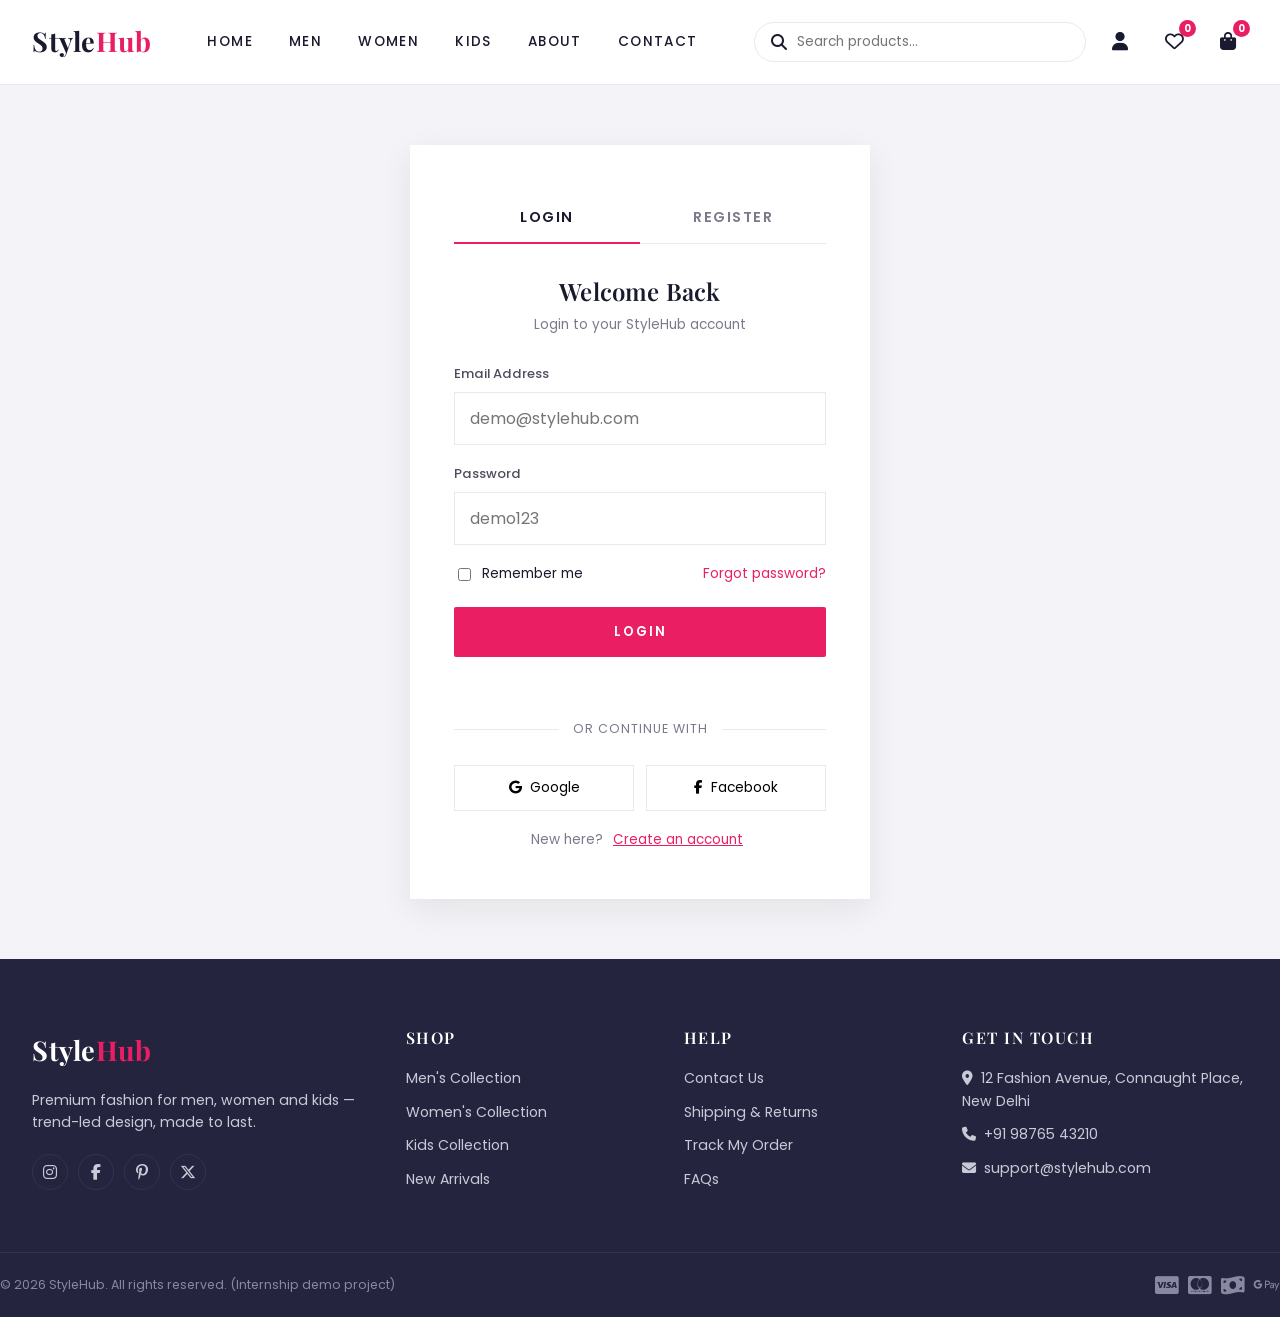
<file: login.html>
<!DOCTYPE html>
<html lang="en">
<head>
<meta charset="UTF-8">
<meta name="viewport" content="width=device-width, initial-scale=1.0">
<title>Login or Register — StyleHub</title>
<meta name="description" content="Login to your StyleHub account or register as a new member.">
<link rel="stylesheet" href="https://cdnjs.cloudflare.com/ajax/libs/font-awesome/6.5.1/css/all.min.css">
<link rel="stylesheet" href="style.css">
</head>
<body>

<header class="site-header">
  <div class="container">
    <a href="index.html" class="logo">Style<span>Hub</span></a>
    <nav class="main-nav" id="mainNav">
      <a href="index.html">Home</a>
      <a href="products.html?gender=men">Men</a>
      <a href="products.html?gender=women">Women</a>
      <a href="products.html?gender=kids">Kids</a>
      <a href="about.html">About</a>
      <a href="contact.html">Contact</a>
    </nav>
    <div class="header-actions">
      <form class="search-box" id="searchForm">
        <i class="fa-solid fa-magnifying-glass"></i>
        <input type="text" id="searchInput" placeholder="Search products...">
      </form>
      <a href="login.html" class="icon-btn active" id="accountLink" title="Account"><i class="fa-solid fa-user"></i></a>
      <a href="account.html#wishlist" class="icon-btn" title="Wishlist"><i class="fa-regular fa-heart"></i><span class="badge wishlist-count">0</span></a>
      <a href="cart.html" class="icon-btn" title="Cart"><i class="fa-solid fa-bag-shopping"></i><span class="badge cart-count">0</span></a>
      <button class="nav-toggle" id="navToggle"><i class="fa-solid fa-bars"></i></button>
    </div>
  </div>
</header>

<div class="auth-wrap">
  <div class="auth-card">
    <div class="auth-tabs">
      <button class="active" data-tab="login">Login</button>
      <button data-tab="register">Register</button>
    </div>

    <form class="auth-form active" id="loginForm">
      <h2>Welcome Back</h2>
      <p class="sub">Login to your StyleHub account</p>

      <div class="form-field">
        <label>Email Address</label>
        <input type="email" id="loginEmail" placeholder="demo@stylehub.com" required>
      </div>
      <div class="form-field">
        <label>Password</label>
        <input type="password" id="loginPassword" placeholder="demo123" required>
      </div>
      <div class="form-check-row">
        <label><input type="checkbox"> Remember me</label>
        <a href="#" id="forgotPasswordLink">Forgot password?</a>
      </div>
      <button type="submit" class="btn btn-primary btn-block">Login</button>
      <p class="auth-msg" id="loginMsg"></p>

      <div class="auth-divider">or continue with</div>
      <div class="social-auth">
        <button type="button"><i class="fa-brands fa-google"></i> Google</button>
        <button type="button"><i class="fa-brands fa-facebook-f"></i> Facebook</button>
      </div>
      <p class="auth-msg" style="color:var(--gray);">New here? <button type="button" data-switch="register" style="color:var(--pink);text-decoration:underline;">Create an account</button></p>
    </form>

    <form class="auth-form" id="registerForm">
      <h2>Create Account</h2>
      <p class="sub">Join StyleHub for faster checkout &amp; exclusive offers</p>

      <div class="form-field">
        <label>Full Name</label>
        <input type="text" id="regName" required>
      </div>
      <div class="form-field">
        <label>Email Address</label>
        <input type="email" id="regEmail" required>
      </div>
      <div class="form-field">
        <label>Password</label>
        <input type="password" id="regPassword" placeholder="At least 6 characters" required>
      </div>
      <div class="form-field">
        <label>Confirm Password</label>
        <input type="password" id="regConfirm" required>
      </div>
      <div class="form-check-row">
        <label><input type="checkbox" required> I agree to the Terms &amp; Privacy Policy</label>
      </div>
      <button type="submit" class="btn btn-primary btn-block">Register</button>
      <p class="auth-msg" id="registerMsg"></p>
      <p class="auth-msg" style="color:var(--gray);">Already have an account? <button type="button" data-switch="login" style="color:var(--pink);text-decoration:underline;">Login</button></p>
    </form>
  </div>
</div>

<footer class="site-footer">
  <div class="container footer-grid">
    <div class="footer-about">
      <a href="index.html" class="logo" style="color:#fff;">Style<span>Hub</span></a>
      <p>Premium fashion for men, women and kids — trend-led design, made to last.</p>
      <div class="social-row">
        <a href="#"><i class="fa-brands fa-instagram"></i></a>
        <a href="#"><i class="fa-brands fa-facebook-f"></i></a>
        <a href="#"><i class="fa-brands fa-pinterest-p"></i></a>
        <a href="#"><i class="fa-brands fa-x-twitter"></i></a>
      </div>
    </div>
    <div>
      <h4>Shop</h4>
      <ul>
        <li><a href="products.html?gender=men">Men's Collection</a></li>
        <li><a href="products.html?gender=women">Women's Collection</a></li>
        <li><a href="products.html?gender=kids">Kids Collection</a></li>
        <li><a href="products.html">New Arrivals</a></li>
      </ul>
    </div>
    <div>
      <h4>Help</h4>
      <ul>
        <li><a href="contact.html">Contact Us</a></li>
        <li><a href="contact.html#faq">Shipping &amp; Returns</a></li>
        <li><a href="account.html">Track My Order</a></li>
        <li><a href="contact.html#faq">FAQs</a></li>
      </ul>
    </div>
    <div>
      <h4>Get in Touch</h4>
      <ul>
        <li><i class="fa-solid fa-location-dot"></i>&nbsp; 12 Fashion Avenue, Connaught Place, New Delhi</li>
        <li><i class="fa-solid fa-phone"></i>&nbsp; +91 98765 43210</li>
        <li><i class="fa-solid fa-envelope"></i>&nbsp; support@stylehub.com</li>
      </ul>
    </div>
  </div>
  <div class="container footer-bottom">
    <span>© <span class="current-year"></span> StyleHub. All rights reserved. (Internship demo project)</span>
    <div class="pay-icons">
      <i class="fa-brands fa-cc-visa"></i><i class="fa-brands fa-cc-mastercard"></i><i class="fa-solid fa-money-bill-wave"></i><i class="fa-brands fa-google-pay"></i>
    </div>
  </div>
</footer>

<script src="script.js"></script>
</body>
</html>
</file>
<file: style.css>
/* ==========================================================================
   STYLEHUB — Main Stylesheet
   Editorial fashion-catalog theme. Signature motif: the gold hairline +
   rotated-diamond divider used across section breaks, price tags & nav.
   ========================================================================== */

@import url('https://fonts.googleapis.com/css2?family=Playfair+Display:ital,wght@0,400;0,500;0,600;0,700;0,800;1,500&family=Poppins:wght@300;400;500;600;700&display=swap');

:root{
  /* ---- brand palette ---- */
  --pink:        #E91E63;
  --pink-dark:   #B0134B;
  --pink-tint:   #FCE4EC;
  --white:       #FFFFFF;
  --dark:        #1A1A2E;
  --dark-soft:   #24243F;
  --dark-line:   #33334D;
  --gold:        #D4AF37;
  --gold-soft:   #EBD98C;
  --gray:        #7A7A8C;
  --gray-light:  #F4F3F7;
  --border:      #E9E7EF;
  --success:     #2E7D32;
  --danger:      #D32F2F;

  /* ---- type ---- */
  --font-display: 'Playfair Display', serif;
  --font-body: 'Poppins', sans-serif;

  /* ---- misc ---- */
  --radius: 2px;
  --shadow-soft: 0 10px 30px rgba(26,26,46,0.08);
  --shadow-strong: 0 20px 50px rgba(26,26,46,0.18);
  --maxw: 1280px;
  --transition: .25s ease;
}

/* ==========================================================================
   RESET & BASE
   ========================================================================== */
*, *::before, *::after{ box-sizing: border-box; }
html{ scroll-behavior: smooth; }
body, h1, h2, h3, h4, p, ul, figure{ margin: 0; }
ul{ list-style: none; padding: 0; }
a{ text-decoration: none; color: inherit; }
img{ max-width: 100%; display: block; }
button{ font-family: inherit; cursor: pointer; border: none; background: none; }
input, select, textarea{ font-family: inherit; font-size: 1rem; }
:focus-visible{ outline: 2px solid var(--gold); outline-offset: 2px; }

body{
  font-family: var(--font-body);
  color: var(--dark);
  background: var(--white);
  line-height: 1.6;
  font-weight: 400;
  overflow-x: hidden;
}

h1,h2,h3,h4{
  font-family: var(--font-display);
  font-weight: 600;
  line-height: 1.15;
  letter-spacing: .2px;
}

.container{
  width: 100%;
  max-width: var(--maxw);
  margin: 0 auto;
  padding: 0 32px;
}

.eyebrow{
  display:flex; align-items:center; gap:10px;
  text-transform: uppercase;
  letter-spacing: 3px;
  font-size: .72rem;
  font-weight: 600;
  color: var(--pink);
}

/* ---- signature motif: gold hairline + rotated diamond ---- */
.divider{
  display:flex; align-items:center; gap:14px;
  margin: 14px 0 28px;
}
.divider::before, .divider::after{
  content:"";
  flex:1;
  height:1px;
  background: linear-gradient(90deg, transparent, var(--gold) 50%, transparent);
}
.divider span{
  width:8px; height:8px;
  background: var(--gold);
  transform: rotate(45deg);
  flex-shrink:0;
}
.divider.left{ justify-content:flex-start; }
.divider.left::before{ display:none; }
.divider.left::after{ flex:1; }

.section{ padding: 90px 0; }
.section-head{ text-align:center; max-width: 640px; margin: 0 auto 44px; }
.section-head.left{ text-align:left; margin: 0 0 44px; }
.section-title{ font-size: clamp(1.8rem, 3vw, 2.6rem); color: var(--dark); }
.section-sub{ color: var(--gray); margin-top: 10px; font-size: .98rem; }

/* ==========================================================================
   BUTTONS
   ========================================================================== */
.btn{
  display:inline-flex; align-items:center; justify-content:center; gap:8px;
  padding: 15px 34px;
  font-size: .82rem;
  font-weight: 600;
  text-transform: uppercase;
  letter-spacing: 2px;
  border-radius: var(--radius);
  transition: var(--transition);
  white-space: nowrap;
}
.btn-primary{ background: var(--pink); color: var(--white); }
.btn-primary:hover{ background: var(--pink-dark); transform: translateY(-2px); box-shadow: var(--shadow-soft); }
.btn-dark{ background: var(--dark); color: var(--white); }
.btn-dark:hover{ background: var(--dark-soft); transform: translateY(-2px); }
.btn-outline{ border: 1px solid var(--dark); color: var(--dark); background: transparent; }
.btn-outline:hover{ background: var(--dark); color: var(--white); }
.btn-outline.light{ border-color: var(--white); color: var(--white); }
.btn-outline.light:hover{ background: var(--white); color: var(--dark); }
.btn-gold{ background: var(--gold); color: var(--dark); }
.btn-gold:hover{ background: var(--gold-soft); }
.btn-block{ width:100%; }
.btn-sm{ padding: 10px 20px; font-size: .72rem; }
.btn:disabled{ opacity:.5; cursor:not-allowed; transform:none !important; }

.btn-icon{
  width:40px; height:40px; border-radius:50%;
  display:flex; align-items:center; justify-content:center;
  border:1px solid var(--border);
  transition: var(--transition);
}
.btn-icon:hover{ border-color: var(--pink); color: var(--pink); }

/* ==========================================================================
   HEADER / NAV
   ========================================================================== */
.topbar{
  background: var(--dark);
  color: var(--gold-soft);
  font-size: .74rem;
  letter-spacing: 1px;
}
.topbar .container{
  display:flex; align-items:center; justify-content:space-between;
  padding-top:8px; padding-bottom:8px;
}
.topbar a{ color: var(--gold-soft); }

.site-header{
  position: sticky; top:0; z-index: 500;
  background: rgba(255,255,255,.97);
  backdrop-filter: blur(6px);
  border-bottom: 1px solid var(--border);
}
.site-header .container{
  display:flex; align-items:center; justify-content:space-between;
  height: 84px;
  gap: 24px;
}
.logo{
  font-family: var(--font-display);
  font-size: 1.7rem;
  font-weight: 700;
  letter-spacing: .5px;
  color: var(--dark);
}
.logo span{ color: var(--pink); }
.logo em{ font-style:normal; color: var(--gold); }

.main-nav{ display:flex; gap:36px; }
.main-nav a{
  position:relative;
  font-size: .85rem;
  font-weight: 500;
  text-transform: uppercase;
  letter-spacing: 1.4px;
  padding: 8px 0;
  color: var(--dark);
  transition: var(--transition);
}
.main-nav a::after{
  content:"";
  position:absolute; left:0; bottom:0;
  width:0; height:2px;
  background: var(--gold);
  transition: width var(--transition);
}
.main-nav a:hover, .main-nav a.active{ color: var(--pink); }
.main-nav a:hover::after, .main-nav a.active::after{ width:100%; }

.header-actions{ display:flex; align-items:center; gap:14px; }
.icon-btn{
  position:relative;
  width:40px; height:40px;
  display:flex; align-items:center; justify-content:center;
  border-radius:50%;
  transition: var(--transition);
  font-size:1.15rem;
}
.icon-btn:hover{ background: var(--pink-tint); color:var(--pink); }
.badge{
  position:absolute; top:-2px; right:-2px;
  background: var(--pink); color:#fff;
  font-size:.62rem; font-weight:700;
  width:17px; height:17px; border-radius:50%;
  display:flex; align-items:center; justify-content:center;
}
.nav-toggle{ display:none; font-size:1.4rem; }

.search-box{
  display:flex; align-items:center; gap:8px;
  border: 1px solid var(--border);
  border-radius: 30px;
  padding: 8px 16px;
  min-width: 220px;
}
.search-box input{ border:none; outline:none; background:transparent; width:100%; font-size:.85rem; }

/* ==========================================================================
   HERO — editorial split
   ========================================================================== */
.hero{
  background: var(--dark);
  color: var(--white);
  position: relative;
  overflow: hidden;
}
.hero .container{
  display:grid;
  grid-template-columns: 1fr 1fr;
  align-items:center;
  gap: 60px;
  min-height: 640px;
  padding-top: 60px; padding-bottom: 60px;
}
.hero-copy .eyebrow{ color: var(--gold-soft); }
.hero-title{
  font-size: clamp(2.4rem, 5vw, 4.2rem);
  margin: 18px 0 22px;
}
.hero-title i{ color: var(--pink); font-style: italic; }
.hero-desc{ color:#C9C9D8; max-width: 460px; margin-bottom: 34px; font-size:1rem; }
.hero-cta{ display:flex; gap:18px; flex-wrap:wrap; }

.hero-visual{
  position:relative;
  display:flex; align-items:center; justify-content:center;
}
.hero-frame{
  position:relative;
  width: 88%;
  border: 1px solid var(--gold);
  padding: 18px;
}
.hero-frame img{ width:100%; height: 480px; object-fit:cover; }
.hero-frame::before{
  content:"";
  position:absolute; inset: -18px -18px auto auto;
  width:120px; height:120px;
  border-top:1px solid var(--gold);
  border-right:1px solid var(--gold);
  top:-18px; right:-18px;
}
.hero-tag{
  position:absolute; bottom: 26px; left:-26px;
  background: var(--pink);
  color:#fff;
  padding: 16px 22px;
  box-shadow: var(--shadow-strong);
}
.hero-tag strong{ display:block; font-family: var(--font-display); font-size:1.3rem; }
.hero-tag span{ font-size:.7rem; text-transform:uppercase; letter-spacing:2px; opacity:.85; }

.marquee{
  background: var(--gold);
  color: var(--dark);
  overflow:hidden;
  white-space:nowrap;
}
.marquee-track{
  display:inline-flex;
  gap: 40px;
  padding: 12px 0;
  animation: scroll-left 22s linear infinite;
  font-weight:600;
  text-transform:uppercase;
  letter-spacing: 3px;
  font-size:.82rem;
}
.marquee-track span{ display:flex; align-items:center; gap:40px; }
@keyframes scroll-left{
  0%{ transform: translateX(0); }
  100%{ transform: translateX(-50%); }
}

/* ==========================================================================
   CATEGORY CARDS
   ========================================================================== */
.categories-grid{
  display:grid;
  grid-template-columns: repeat(3, 1fr);
  gap: 26px;
}
.cat-card{
  position:relative;
  height: 420px;
  overflow:hidden;
  background: var(--dark);
}
.cat-card img{
  width:100%; height:100%; object-fit:cover;
  opacity:.75;
  transition: transform .6s ease, opacity var(--transition);
}
.cat-card:hover img{ transform: scale(1.08); opacity:.55; }
.cat-card-info{
  position:absolute; left:0; right:0; bottom:0;
  padding: 28px;
  color:#fff;
  border-top: 2px solid var(--gold);
  background: linear-gradient(180deg, transparent, rgba(0,0,0,.55));
}
.cat-card-info h3{ font-size:1.6rem; margin-bottom:6px; }
.cat-card-info span{ font-size:.78rem; text-transform:uppercase; letter-spacing:2px; color: var(--gold-soft); }

/* ==========================================================================
   PRODUCT CARDS / GRID
   ========================================================================== */
.product-grid{
  display:grid;
  grid-template-columns: repeat(4, 1fr);
  gap: 30px 24px;
}
.product-card{
  background:#fff;
  transition: transform var(--transition);
}
.product-thumb{
  position:relative;
  aspect-ratio: 3/4;
  overflow:hidden;
  background: var(--gray-light);
}
.product-thumb img{ width:100%; height:100%; object-fit:cover; transition: transform .5s ease; }
.product-card:hover .product-thumb img{ transform: scale(1.06); }
.product-flags{ position:absolute; top:12px; left:12px; display:flex; flex-direction:column; gap:6px; }
.flag{
  font-size:.62rem; font-weight:700; text-transform:uppercase; letter-spacing:1px;
  padding: 4px 9px; color:#fff;
}
.flag.new{ background: var(--dark); }
.flag.sale{ background: var(--pink); }
.thumb-actions{
  position:absolute; right:12px; top:12px;
  display:flex; flex-direction:column; gap:8px;
  opacity:0; transform: translateX(8px);
  transition: var(--transition);
}
.product-card:hover .thumb-actions{ opacity:1; transform:none; }
.thumb-actions button{
  width:36px; height:36px; border-radius:50%;
  background:#fff; box-shadow: var(--shadow-soft);
  display:flex; align-items:center; justify-content:center;
  font-size:.95rem;
}
.thumb-actions button:hover{ background: var(--pink); color:#fff; }
.quick-add{
  position:absolute; left:0; right:0; bottom:0;
  background: var(--dark); color:#fff;
  text-align:center; padding:11px;
  font-size:.72rem; text-transform:uppercase; letter-spacing:1.5px; font-weight:600;
  transform: translateY(100%);
  transition: var(--transition);
}
.product-card:hover .quick-add{ transform: translateY(0); }
.quick-add:hover{ background: var(--pink); }

.product-info{ padding: 16px 2px; }
.product-cat{ font-size:.68rem; text-transform:uppercase; letter-spacing:1.5px; color: var(--gray); }
.product-name{ font-size:1rem; font-weight:600; margin: 6px 0; }
.product-price{ display:flex; align-items:center; gap:10px; }
.price-now{ color: var(--pink); font-weight:700; font-size:1.05rem; }
.price-old{ color: var(--gray); text-decoration: line-through; font-size:.85rem; }
.stars{ color: var(--gold); font-size:.78rem; margin-bottom: 4px; }

/* ==========================================================================
   BANDS / OFFERS
   ========================================================================== */
.offer-band{
  background: linear-gradient(120deg, var(--pink), var(--pink-dark));
  color:#fff;
  padding: 60px 0;
  text-align:center;
}
.offer-band h2{ font-size: clamp(1.8rem,3vw,2.8rem); margin-bottom:14px; }
.offer-band p{ opacity:.9; margin-bottom:26px; }
.countdown{ display:flex; gap:16px; justify-content:center; margin-bottom:30px; }
.countdown div{
  background: rgba(255,255,255,.15);
  padding: 14px 18px;
  min-width: 76px;
  text-align:center;
}
.countdown strong{ display:block; font-size:1.5rem; font-family: var(--font-display); }
.countdown span{ font-size:.65rem; text-transform:uppercase; letter-spacing:1.5px; }

.newsletter{
  background: var(--dark);
  color:#fff;
  padding: 70px 0;
  text-align:center;
}
.newsletter h3{ font-size:1.9rem; margin-bottom:12px; }
.newsletter p{ color:#C9C9D8; margin-bottom: 28px; }
.newsletter-form{ display:flex; justify-content:center; gap:0; max-width:460px; margin:0 auto; }
.newsletter-form input{
  flex:1; padding: 15px 20px; border:1px solid var(--dark-line); background: var(--dark-soft); color:#fff;
}
.newsletter-form button{ padding: 15px 28px; }

/* ==========================================================================
   FOOTER
   ========================================================================== */
.site-footer{ background: var(--dark-soft); color:#C9C9D8; padding-top: 70px; }
.footer-grid{
  display:grid; grid-template-columns: 1.4fr 1fr 1fr 1.2fr;
  gap: 40px; padding-bottom: 50px; border-bottom:1px solid var(--dark-line);
}
.footer-grid h4{ color:#fff; font-size:1rem; margin-bottom: 20px; text-transform:uppercase; letter-spacing:1.5px; }
.footer-grid li{ margin-bottom:11px; font-size:.88rem; }
.footer-grid a:hover{ color: var(--gold-soft); }
.footer-about p{ font-size:.88rem; margin: 16px 0 20px; }
.social-row{ display:flex; gap:10px; }
.social-row a{
  width:36px; height:36px; border:1px solid var(--dark-line); border-radius:50%;
  display:flex; align-items:center; justify-content:center;
}
.social-row a:hover{ background: var(--pink); border-color: var(--pink); }
.footer-bottom{
  display:flex; justify-content:space-between; align-items:center;
  padding: 22px 0; font-size:.78rem; color:#8888a0;
}
.pay-icons{ display:flex; gap:10px; font-size:1.3rem; }

/* ==========================================================================
   BREADCRUMB / PAGE HEADER
   ========================================================================== */
.page-banner{
  background: var(--dark);
  color:#fff;
  padding: 50px 0;
  text-align:center;
}
.page-banner h1{ font-size: clamp(1.8rem,3vw,2.6rem); }
.breadcrumb{ margin-top:10px; font-size:.82rem; color:#C9C9D8; }
.breadcrumb a:hover{ color: var(--gold-soft); }
.breadcrumb .sep{ margin: 0 8px; }

/* ==========================================================================
   PRODUCT LISTING LAYOUT
   ========================================================================== */
.listing-layout{
  display:grid;
  grid-template-columns: 260px 1fr;
  gap: 40px;
  align-items:start;
}
.filters{
  border: 1px solid var(--border);
  padding: 26px;
  position:sticky; top: 104px;
}
.filter-group{ padding: 18px 0; border-bottom:1px solid var(--border); }
.filter-group:first-child{ padding-top:0; }
.filter-group:last-child{ border-bottom:none; }
.filter-group h4{
  font-size:.82rem; text-transform:uppercase; letter-spacing:1.5px;
  display:flex; justify-content:space-between; align-items:center; cursor:pointer;
  font-family: var(--font-body); font-weight:600;
}
.filter-options{ margin-top: 14px; display:flex; flex-direction:column; gap:11px; }
.check-row{ display:flex; align-items:center; gap:10px; font-size:.88rem; cursor:pointer; }
.check-row input{ accent-color: var(--pink); width:15px; height:15px; }
.check-row .count{ margin-left:auto; color: var(--gray); font-size:.78rem; }

.color-options{ display:flex; flex-wrap:wrap; gap:10px; }
.color-dot{
  width:26px; height:26px; border-radius:50%;
  border: 2px solid transparent; cursor:pointer;
  box-shadow: inset 0 0 0 1px rgba(0,0,0,.12);
}
.color-dot.active{ border-color: var(--pink); }

.price-range input[type="range"]{ width:100%; accent-color: var(--pink); }
.price-values{ display:flex; justify-content:space-between; font-size:.82rem; color:var(--gray); margin-top:6px; }

.listing-toolbar{
  display:flex; justify-content:space-between; align-items:center;
  margin-bottom: 26px; flex-wrap:wrap; gap:14px;
}
.result-count{ font-size:.88rem; color:var(--gray); }
.sort-select{
  border:1px solid var(--border); padding:10px 14px; font-size:.85rem; background:#fff;
}
.active-filters{ display:flex; gap:8px; flex-wrap:wrap; margin-bottom:20px; }
.chip{
  display:flex; align-items:center; gap:8px;
  background: var(--pink-tint); color: var(--pink-dark);
  padding: 6px 12px; font-size:.78rem; border-radius:20px;
}
.chip button{ color: var(--pink-dark); font-weight:700; }

.pagination{ display:flex; justify-content:center; gap:8px; margin-top: 50px; }
.pagination a{
  width:38px; height:38px; display:flex; align-items:center; justify-content:center;
  border:1px solid var(--border); font-size:.85rem;
}
.pagination a.active, .pagination a:hover{ background: var(--dark); color:#fff; border-color:var(--dark); }

.empty-state{ text-align:center; padding: 80px 20px; color: var(--gray); }
.empty-state .icon{ font-size:3rem; margin-bottom:16px; }

/* ==========================================================================
   PRODUCT DETAIL PAGE
   ========================================================================== */
.pd-layout{ display:grid; grid-template-columns: 1fr 1fr; gap: 60px; }
.pd-gallery-main{ aspect-ratio: 4/5; overflow:hidden; background:var(--gray-light); margin-bottom:14px; }
.pd-gallery-main img{ width:100%; height:100%; object-fit:cover; }
.pd-thumbs{ display:flex; gap:12px; }
.pd-thumbs img{
  width:84px; height:100px; object-fit:cover; cursor:pointer;
  border: 2px solid transparent; opacity:.7;
}
.pd-thumbs img.active{ border-color: var(--pink); opacity:1; }

.pd-info .product-cat{ margin-bottom:8px; }
.pd-title{ font-size: 2rem; margin-bottom: 10px; }
.pd-meta{ display:flex; align-items:center; gap:14px; margin-bottom:18px; color:var(--gray); font-size:.85rem; }
.pd-price{ display:flex; align-items:center; gap:14px; margin-bottom: 24px; }
.pd-price .price-now{ font-size:1.7rem; }
.pd-desc{ color:#4d4d5e; margin-bottom: 26px; font-size:.94rem; }

.option-row{ margin-bottom: 24px; }
.option-row h4{ font-size:.82rem; text-transform:uppercase; letter-spacing:1.5px; margin-bottom:12px; font-family:var(--font-body); }
.option-row .selected-value{ color: var(--gray); text-transform:none; letter-spacing:0; font-weight:400; }
.size-options{ display:flex; gap:10px; flex-wrap:wrap; }
.size-box{
  min-width:46px; height:46px; padding:0 10px;
  border:1px solid var(--border); display:flex; align-items:center; justify-content:center;
  font-size:.85rem; font-weight:500; cursor:pointer;
}
.size-box:hover{ border-color: var(--dark); }
.size-box.active{ background: var(--dark); color:#fff; border-color:var(--dark); }
.size-box.disabled{ opacity:.35; text-decoration:line-through; cursor:not-allowed; }
.size-guide-link{ font-size:.78rem; margin-left:10px; color: var(--pink); text-decoration:underline; cursor:pointer; }

.qty-selector{ display:flex; align-items:center; border:1px solid var(--border); width: fit-content; }
.qty-selector button{ width:42px; height:44px; font-size:1.1rem; }
.qty-selector button:hover{ background: var(--gray-light); }
.qty-selector input{ width:48px; text-align:center; border:none; border-left:1px solid var(--border); border-right:1px solid var(--border); height:44px; }

.pd-actions{ display:flex; gap:14px; margin-bottom: 26px; }
.pd-actions .btn-primary{ flex:1; }
.stock-msg{ font-size:.85rem; margin-bottom:20px; }
.stock-msg.in{ color: var(--success); }
.stock-msg.low{ color: var(--danger); }

.trust-row{ display:flex; gap:22px; flex-wrap:wrap; padding-top:22px; border-top:1px solid var(--border); }
.trust-item{ display:flex; align-items:center; gap:10px; font-size:.82rem; color:var(--gray); }
.trust-item i{ color: var(--pink); font-size:1.2rem; }

.pd-tabs{ margin-top: 90px; }
.tab-nav{ display:flex; gap:40px; border-bottom:1px solid var(--border); }
.tab-nav button{
  padding: 16px 0; font-size:.88rem; text-transform:uppercase; letter-spacing:1.5px;
  font-weight:600; color: var(--gray); border-bottom:2px solid transparent; margin-bottom:-1px;
}
.tab-nav button.active{ color: var(--dark); border-color: var(--pink); }
.tab-panel{ display:none; padding: 34px 0; color:#4d4d5e; max-width: 760px; }
.tab-panel.active{ display:block; }
.tab-panel ul{ list-style:disc; padding-left:20px; }
.tab-panel li{ margin-bottom:8px; }

.review-item{ padding: 20px 0; border-bottom:1px solid var(--border); }
.review-head{ display:flex; justify-content:space-between; margin-bottom:6px; }
.review-head strong{ font-size:.92rem; }
.review-head span{ font-size:.76rem; color:var(--gray); }

/* ==========================================================================
   CART PAGE
   ========================================================================== */
.cart-layout{ display:grid; grid-template-columns: 1fr 380px; gap: 50px; align-items:start; }
.cart-table{ width:100%; border-collapse: collapse; }
.cart-table th{
  text-align:left; font-size:.72rem; text-transform:uppercase; letter-spacing:1.5px;
  color:var(--gray); padding-bottom:16px; border-bottom:1px solid var(--border); font-weight:600;
}
.cart-table td{ padding: 22px 10px 22px 0; border-bottom:1px solid var(--border); vertical-align:middle; }
.cart-item-info{ display:flex; gap:16px; align-items:center; }
.cart-item-info img{ width:78px; height:96px; object-fit:cover; }
.cart-item-name{ font-weight:600; margin-bottom:4px; }
.cart-item-variant{ font-size:.8rem; color:var(--gray); }
.remove-link{ font-size:.78rem; color: var(--pink); text-decoration:underline; margin-top:6px; display:inline-block; }
.cart-empty{ text-align:center; padding: 90px 20px; }
.cart-empty i{ font-size: 3.4rem; color: var(--border); margin-bottom:18px; }

.summary-box{ background: var(--gray-light); padding: 30px; }
.summary-box h3{ font-size:1.2rem; margin-bottom:22px; }
.summary-row{ display:flex; justify-content:space-between; margin-bottom:14px; font-size:.92rem; color:#4d4d5e; }
.summary-row.total{ font-size:1.15rem; font-weight:700; color:var(--dark); padding-top:16px; border-top:1px solid var(--border); margin-top:6px; }
.coupon-row{ display:flex; gap:10px; margin: 22px 0; }
.coupon-row input{ flex:1; padding:12px 14px; border:1px solid var(--border); }
.coupon-msg{ font-size:.8rem; margin-top:-10px; margin-bottom:16px; min-height:16px; }
.coupon-msg.ok{ color: var(--success); }
.coupon-msg.err{ color: var(--danger); }

/* ==========================================================================
   CHECKOUT PAGE
   ========================================================================== */
.checkout-layout{ display:grid; grid-template-columns: 1fr 380px; gap: 50px; align-items:start; }
.checkout-steps{ display:flex; gap:0; margin-bottom: 40px; }
.checkout-steps div{
  flex:1; text-align:center; padding-bottom:14px; border-bottom:3px solid var(--border);
  font-size:.8rem; text-transform:uppercase; letter-spacing:1.5px; color:var(--gray); font-weight:600;
}
.checkout-steps div.active{ border-color: var(--pink); color: var(--dark); }
.form-card{ border:1px solid var(--border); padding: 30px; margin-bottom: 26px; }
.form-card h3{ font-size:1.1rem; margin-bottom: 22px; display:flex; align-items:center; gap:10px; }
.form-card h3 .num{
  width:26px; height:26px; background:var(--dark); color:#fff; border-radius:50%;
  display:flex; align-items:center; justify-content:center; font-size:.78rem; font-family:var(--font-body);
}
.form-grid{ display:grid; grid-template-columns: 1fr 1fr; gap: 18px; }
.form-field{ margin-bottom: 18px; }
.form-field.full{ grid-column: 1 / -1; }
.form-field label{ display:block; font-size:.82rem; margin-bottom:8px; font-weight:500; color:#4d4d5e; }
.form-field input, .form-field select, .form-field textarea{
  width:100%; padding: 13px 15px; border:1px solid var(--border); background:#fff;
}
.form-field input:focus, .form-field select:focus, .form-field textarea:focus{ border-color: var(--pink); }
.error-msg{ color: var(--danger); font-size:.76rem; margin-top:6px; display:none; }
.form-field.invalid input, .form-field.invalid select{ border-color: var(--danger); }
.form-field.invalid .error-msg{ display:block; }

.pay-methods{ display:flex; flex-direction:column; gap:12px; }
.pay-method{
  display:flex; align-items:center; gap:14px;
  border:1px solid var(--border); padding: 16px 18px; cursor:pointer;
}
.pay-method.active{ border-color: var(--pink); background: var(--pink-tint); }
.pay-method input{ accent-color: var(--pink); width:17px; height:17px; }
.pay-method .pm-name{ font-weight:600; font-size:.92rem; }
.pay-method .pm-desc{ font-size:.78rem; color:var(--gray); }
.card-fields{ margin-top:16px; display:none; }
.card-fields.show{ display:grid; grid-template-columns: 1fr 1fr; gap:14px; }

.order-line{ display:flex; gap:12px; margin-bottom:16px; }
.order-line img{ width:56px; height:70px; object-fit:cover; }
.order-line-name{ font-size:.88rem; font-weight:500; }
.order-line-meta{ font-size:.76rem; color:var(--gray); }
.order-line-price{ margin-left:auto; font-weight:600; font-size:.88rem; }

.confirm-box{ text-align:center; padding: 90px 20px; }
.confirm-box .icon-circle{
  width:90px; height:90px; border-radius:50%; background: var(--pink-tint); color: var(--pink);
  display:flex; align-items:center; justify-content:center; font-size:2.4rem; margin:0 auto 26px;
}
.confirm-box h2{ font-size:1.9rem; margin-bottom:12px; }
.confirm-box p{ color:var(--gray); margin-bottom: 30px; }
.order-id-box{
  display:inline-block; background: var(--gray-light); padding: 14px 26px; margin-bottom: 30px;
  font-family: var(--font-display); font-size:1.1rem; letter-spacing:1px;
}

/* ==========================================================================
   ACCOUNT PAGE
   ========================================================================== */
.account-layout{ display:grid; grid-template-columns: 280px 1fr; gap: 44px; align-items:start; }
.account-side{ border:1px solid var(--border); padding: 10px; }
.account-user{ display:flex; gap:14px; align-items:center; padding: 20px 16px; border-bottom:1px solid var(--border); }
.account-avatar{
  width:52px; height:52px; border-radius:50%; background: var(--dark); color:var(--gold-soft);
  display:flex; align-items:center; justify-content:center; font-family:var(--font-display); font-size:1.3rem;
}
.account-user strong{ display:block; font-size:.95rem; }
.account-user span{ font-size:.78rem; color:var(--gray); }
.account-menu button{
  width:100%; text-align:left; padding: 14px 16px; font-size:.9rem;
  display:flex; align-items:center; gap:12px; color:#4d4d5e;
  border-left: 3px solid transparent;
}
.account-menu button:hover{ background: var(--gray-light); }
.account-menu button.active{ border-color: var(--pink); color: var(--pink); background: var(--pink-tint); font-weight:600; }
.account-menu .logout{ color: var(--danger); }

.account-panel{ display:none; }
.account-panel.active{ display:block; }
.panel-head{ display:flex; justify-content:space-between; align-items:center; margin-bottom: 28px; }
.panel-head h2{ font-size:1.5rem; }

.order-card{ border:1px solid var(--border); padding: 22px; margin-bottom: 18px; }
.order-card-top{ display:flex; justify-content:space-between; flex-wrap:wrap; gap:10px; margin-bottom: 16px; padding-bottom:16px; border-bottom:1px solid var(--border); }
.order-card-top div span{ display:block; font-size:.72rem; text-transform:uppercase; color:var(--gray); letter-spacing:1px; margin-bottom:4px; }
.order-card-top div strong{ font-size:.9rem; }
.status-pill{ padding: 5px 14px; border-radius:20px; font-size:.72rem; font-weight:600; text-transform:uppercase; letter-spacing:.6px; height:fit-content; }
.status-pill.delivered{ background:#E4F4E5; color: var(--success); }
.status-pill.transit{ background:#FFF3DC; color:#B8860B; }
.status-pill.processing{ background: var(--pink-tint); color: var(--pink-dark); }
.order-items-row{ display:flex; gap:14px; }
.order-items-row img{ width:60px; height:74px; object-fit:cover; }

.address-card{ border:1px solid var(--border); padding:22px; position:relative; }
.address-card.default::before{
  content:"Default"; position:absolute; top:14px; right:14px;
  background: var(--gold); color:var(--dark); font-size:.66rem; text-transform:uppercase;
  padding:3px 10px; font-weight:700;
}
.addr-grid{ display:grid; grid-template-columns: 1fr 1fr; gap: 18px; }
.address-card h4{ font-size:1rem; margin-bottom:8px; }
.address-card p{ font-size:.88rem; color:var(--gray); margin-bottom: 16px; }
.address-actions{ display:flex; gap:16px; font-size:.8rem; }
.address-actions a{ color: var(--pink); text-decoration:underline; }

.wishlist-grid{ display:grid; grid-template-columns: repeat(3,1fr); gap: 24px; }
.pref-grid{ display:flex; flex-wrap:wrap; gap:12px; }

/* ==========================================================================
   LOGIN / REGISTER
   ========================================================================== */
.auth-wrap{
  min-height: calc(100vh - 84px);
  display:flex; align-items:center; justify-content:center;
  background: var(--gray-light);
  padding: 60px 20px;
}
.auth-card{
  background:#fff; width:100%; max-width: 460px;
  box-shadow: var(--shadow-soft);
  padding: 48px 44px;
}
.auth-tabs{ display:flex; margin-bottom: 34px; border-bottom:1px solid var(--border); }
.auth-tabs button{
  flex:1; padding: 14px; font-size:.9rem; text-transform:uppercase; letter-spacing:1.5px;
  font-weight:600; color:var(--gray); border-bottom:2px solid transparent; margin-bottom:-1px;
}
.auth-tabs button.active{ color: var(--dark); border-color: var(--pink); }
.auth-form{ display:none; }
.auth-form.active{ display:block; }
.auth-form h2{ font-size:1.5rem; margin-bottom:8px; text-align:center; }
.auth-form .sub{ text-align:center; color:var(--gray); font-size:.85rem; margin-bottom: 28px; }
.form-check-row{ display:flex; justify-content:space-between; align-items:center; margin-bottom: 22px; font-size:.85rem; }
.form-check-row label{ display:flex; align-items:center; gap:8px; }
.form-check-row a{ color: var(--pink); }
.auth-divider{ display:flex; align-items:center; gap:14px; margin: 26px 0; color:var(--gray); font-size:.78rem; text-transform:uppercase; letter-spacing:1px; }
.auth-divider::before, .auth-divider::after{ content:""; flex:1; height:1px; background:var(--border); }
.social-auth{ display:flex; gap:12px; }
.social-auth button{
  flex:1; border:1px solid var(--border); padding: 12px; display:flex; align-items:center; justify-content:center; gap:8px; font-size:.85rem;
}
.social-auth button:hover{ border-color: var(--dark); }
.auth-msg{ text-align:center; font-size:.85rem; margin-top:18px; min-height:18px; }
.auth-msg.err{ color: var(--danger); }
.auth-msg.ok{ color: var(--success); }

/* ==========================================================================
   ABOUT PAGE
   ========================================================================== */
.about-hero{ background: var(--dark); color:#fff; padding: 90px 0; text-align:center; }
.about-hero p{ max-width:640px; margin: 18px auto 0; color:#C9C9D8; font-size:1.05rem; }
.story-grid{ display:grid; grid-template-columns: 1fr 1fr; gap: 60px; align-items:center; }
.story-grid img{ width:100%; height:520px; object-fit:cover; }
.story-grid p{ color:#4d4d5e; margin-bottom:16px; }

.values-grid{ display:grid; grid-template-columns: repeat(3,1fr); gap: 30px; }
.value-card{ text-align:center; padding: 40px 26px; border:1px solid var(--border); }
.value-card i{ font-size:2.2rem; color: var(--pink); margin-bottom: 18px; }
.value-card h3{ font-size:1.1rem; margin-bottom: 10px; }
.value-card p{ font-size:.88rem; color:var(--gray); }

.team-grid{ display:grid; grid-template-columns: repeat(4,1fr); gap: 26px; }
.team-card{ text-align:center; }
.team-card img{ width:100%; aspect-ratio:3/4; object-fit:cover; margin-bottom: 16px; filter:grayscale(15%); }
.team-card h4{ font-size:1rem; }
.team-card span{ font-size:.78rem; color: var(--pink); text-transform:uppercase; letter-spacing:1px; }

.sustain-band{ background: var(--pink-tint); padding: 80px 0; }
.sustain-grid{ display:grid; grid-template-columns: repeat(3,1fr); gap: 30px; text-align:center; }
.sustain-grid strong{ display:block; font-family:var(--font-display); font-size:2.4rem; color: var(--pink-dark); }
.sustain-grid span{ font-size:.85rem; color:#4d4d5e; }

/* ==========================================================================
   CONTACT PAGE
   ========================================================================== */
.contact-layout{ display:grid; grid-template-columns: .9fr 1.1fr; gap: 60px; }
.contact-info-card{ display:flex; gap:18px; padding: 22px 0; border-bottom:1px solid var(--border); }
.contact-info-card i{ font-size:1.4rem; color: var(--pink); }
.contact-info-card h4{ font-size:.95rem; margin-bottom:6px; }
.contact-info-card p{ font-size:.88rem; color:var(--gray); }
.store-list{ display:flex; flex-direction:column; gap:0; }
.store-card{ padding: 22px 0; border-bottom:1px solid var(--border); }
.store-card h4{ font-size:1rem; margin-bottom: 6px; }
.store-card p{ font-size:.86rem; color:var(--gray); margin-bottom:4px; }
.map-shell{
  height: 340px; background: var(--gray-light); display:flex; align-items:center; justify-content:center;
  color:var(--gray); border:1px solid var(--border); margin-bottom: 34px; flex-direction:column; gap:10px;
}
.map-shell i{ font-size:2.4rem; color: var(--pink); }
.faq-item{ border-bottom:1px solid var(--border); }
.faq-q{ padding: 18px 0; display:flex; justify-content:space-between; align-items:center; font-weight:500; cursor:pointer; }
.faq-a{ padding-bottom: 0; max-height:0; overflow:hidden; color:var(--gray); font-size:.9rem; transition: max-height .3s ease, padding var(--transition); }
.faq-item.open .faq-a{ padding-bottom: 18px; max-height: 200px; }
.faq-item.open .faq-q i{ transform: rotate(45deg); }
.faq-q i{ transition: var(--transition); color: var(--pink); }

/* ==========================================================================
   TOAST
   ========================================================================== */
.toast{
  position: fixed; bottom: 26px; right: 26px; z-index: 1000;
  background: var(--dark); color:#fff;
  padding: 16px 24px; display:flex; align-items:center; gap:12px;
  box-shadow: var(--shadow-strong);
  transform: translateY(120%); opacity:0;
  transition: transform .35s ease, opacity .35s ease;
}
.toast.show{ transform: translateY(0); opacity:1; }
.toast i{ color: var(--gold); font-size:1.2rem; }

/* ==========================================================================
   MISC UTILITIES
   ========================================================================== */
.reveal{ opacity:0; transform: translateY(28px); transition: opacity .7s ease, transform .7s ease; }
.reveal.in{ opacity:1; transform:none; }
.wishlist-btn.is-active{ color: var(--pink); }
.text-center{ text-align:center; }
.mt-0{ margin-top:0; }
.mb-40{ margin-bottom:40px; }
.bg-light{ background: var(--gray-light); }

/* ==========================================================================
   RESPONSIVE
   ========================================================================== */
@media (max-width: 1024px){
  .hero .container{ grid-template-columns:1fr; min-height:auto; }
  .hero-visual{ order:-1; }
  .categories-grid{ grid-template-columns: repeat(3,1fr); }
  .product-grid{ grid-template-columns: repeat(3,1fr); }
  .listing-layout{ grid-template-columns: 220px 1fr; }
  .pd-layout, .story-grid, .contact-layout{ grid-template-columns: 1fr; }
  .cart-layout, .checkout-layout{ grid-template-columns: 1fr; }
  .account-layout{ grid-template-columns: 1fr; }
  .footer-grid{ grid-template-columns: 1fr 1fr; }
  .team-grid{ grid-template-columns: repeat(2,1fr); }
}

@media (max-width: 768px){
  .container{ padding: 0 20px; }
  .topbar{ display:none; }
  .search-box{ display:none; }
  .main-nav{
    position:fixed; top:84px; left:0; right:0; bottom:0;
    background:#fff; flex-direction:column; gap:0;
    padding: 10px 24px; transform: translateX(-100%);
    transition: transform var(--transition); z-index:400;
  }
  .main-nav.open{ transform: translateX(0); }
  .main-nav a{ padding: 16px 0; border-bottom:1px solid var(--border); width:100%; }
  .nav-toggle{ display:block; }
  .categories-grid{ grid-template-columns: 1fr; }
  .product-grid{ grid-template-columns: repeat(2,1fr); gap:20px 14px; }
  .listing-layout{ grid-template-columns: 1fr; }
  .filters{ position:static; }
  .values-grid, .sustain-grid{ grid-template-columns: 1fr; }
  .team-grid{ grid-template-columns: repeat(2,1fr); }
  .footer-grid{ grid-template-columns: 1fr; gap:34px; }
  .footer-bottom{ flex-direction:column; gap:12px; text-align:center; }
  .form-grid, .card-fields.show{ grid-template-columns: 1fr; }
  .addr-grid, .wishlist-grid{ grid-template-columns: 1fr; }
  .auth-card{ padding: 34px 24px; }
  .hero-tag{ left:10px; }
}
</file>
